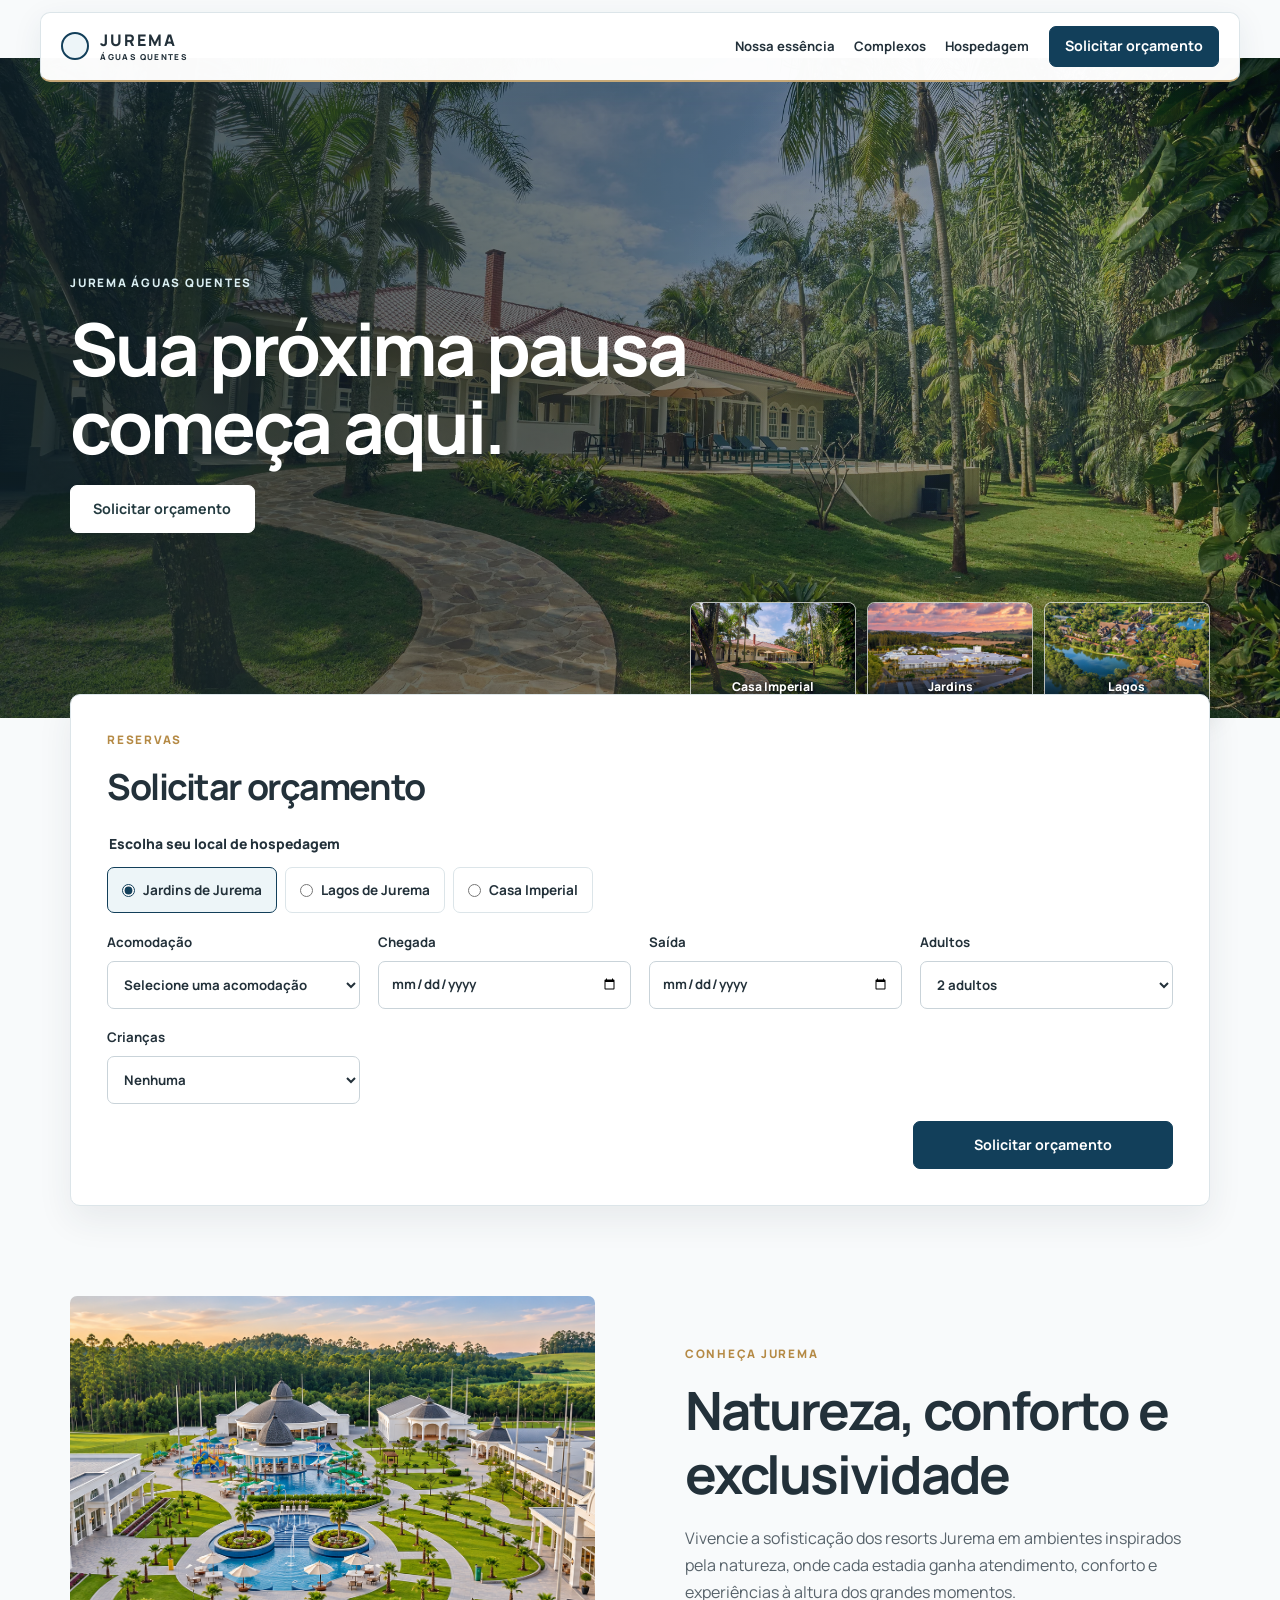
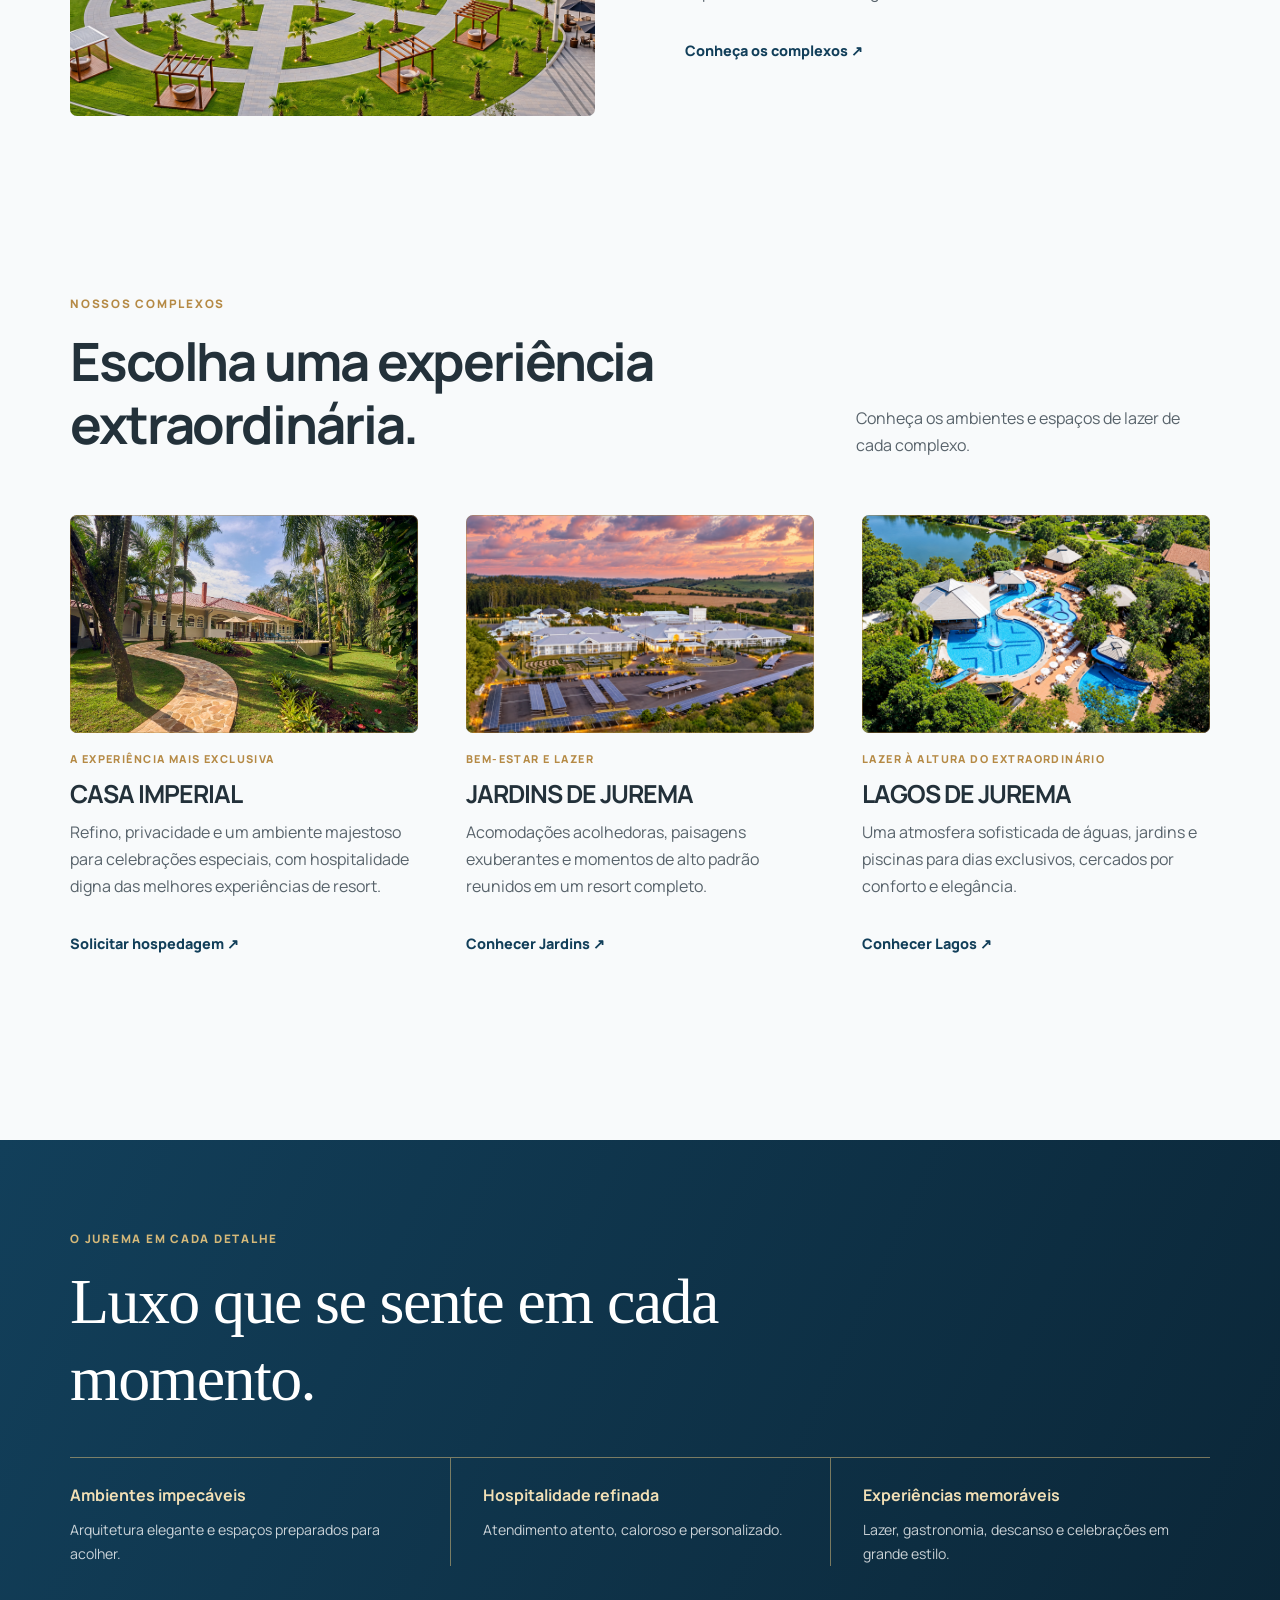
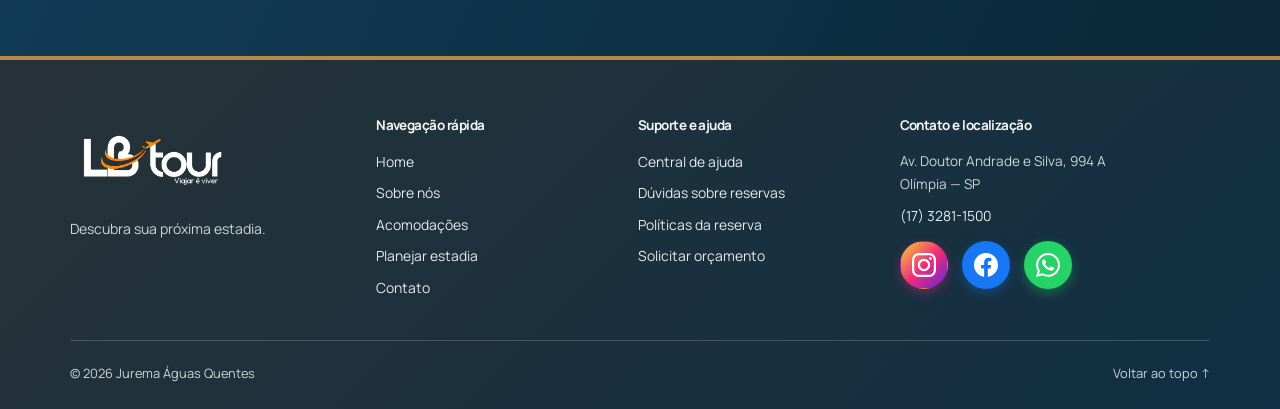
<file: index.html>
<!DOCTYPE html>
<html lang="pt-BR">
<head>
  <meta charset="UTF-8">
  <meta name="viewport" content="width=device-width, initial-scale=1.0">
  <meta name="description" content="Conheça Jurema Águas Quentes e planeje sua hospedagem.">
  <title>Jurema Águas Quentes</title>

  <link rel="preconnect" href="https://fonts.googleapis.com">
  <link rel="preconnect" href="https://fonts.gstatic.com" crossorigin>
  <link href="https://fonts.googleapis.com/css2?family=Manrope:wght@400;500;600;700;800&display=swap" rel="stylesheet">

  <link rel="stylesheet" href="style.css">
  <script src="script.js" defer></script>
</head>

<body class="tema-jurema">

  <a class="atalho" href="#conteudo">Pular para o conteúdo</a>

  <!-- CABEÇALHO -->
  <header class="cabecalho">
    <a class="marca" href="#inicio" aria-label="Jurema Águas Quentes">
      <span class="icone-marca" aria-hidden="true"></span>
      <span>JUREMA<small>ÁGUAS QUENTES</small></span>
    </a>

    <button
      class="alternar-menu"
      type="button"
      aria-expanded="false"
      aria-controls="navegacao"
    >
      Menu <span aria-hidden="true">☰</span>
    </button>

    <nav id="navegacao" aria-label="Navegação principal">
      <a href="#essencia">Nossa essência</a>
      <a href="#complexos">Complexos</a>
      <a href="#planejar">Hospedagem</a>
      <a class="botao pequeno" href="#planejar">
        Solicitar orçamento
      </a>
    </nav>
  </header>

  <main id="conteudo">

    <!-- CAPA PRINCIPAL -->
    <section class="capa" id="inicio">
      <div class="conteudo-capa">
        <p class="rotulo">JUREMA ÁGUAS QUENTES</p>

        <h1>Sua próxima pausa começa aqui.</h1>

        <a class="botao claro" href="#planejar">
          Solicitar orçamento
        </a>
      </div>

      <div class="capa-complexos" aria-label="Conheça nossos complexos">
        <a href="index.html?resort=casa-imperial#planejar">
          <img
            src="imagens/jurema-aguas-quentes/banner-casa-imperial.png"
            alt="Casa Imperial"
          >
          <span>Casa Imperial</span>
        </a>

        <a href="jardins-de-jurema.html">
          <img
            src="imagens/jardins-de-jurema/aereo-jardim.png"
            alt="Jardins de Jurema"
          >
          <span>Jardins</span>
        </a>

        <a href="lagos-de-jurema.html">
          <img
            src="imagens/lagos-de-jurema/lagos-aereo.png"
            alt="Lagos de Jurema"
          >
          <span>Lagos</span>
        </a>
      </div>
    </section>

    <!-- FORMULÁRIO -->
    <section class="planejamento largura-conteudo" id="planejar">
      <p class="rotulo">RESERVAS</p>
      <h2>Solicitar orçamento</h2>

      <form id="formulario-planejamento">

        <fieldset class="selecao-hospedagem">
          <legend>Escolha seu local de hospedagem</legend>

          <div class="opcoes-hospedagem">

            <label class="opcao-hospedagem">
              <input
                type="radio"
                name="resort"
                value="jardins"
                checked
                required
              >
              <span><strong>Jardins de Jurema</strong></span>
            </label>

            <label class="opcao-hospedagem">
              <input
                type="radio"
                name="resort"
                value="lagos"
              >
              <span><strong>Lagos de Jurema</strong></span>
            </label>

            <label class="opcao-hospedagem">
              <input
                type="radio"
                name="resort"
                value="casa-imperial"
              >
              <span><strong>Casa Imperial</strong></span>
            </label>
          </div>
        </fieldset>

        <label>
          Acomodação
          <select id="acomodacao">
            <option value="">Selecione uma acomodação</option>
          </select>
        </label>

        <label>
          Chegada
          <input id="data-chegada" type="date" required>
        </label>

        <label>
          Saída
          <input id="data-saida" type="date" required>
        </label>

        <label>
          Adultos
          <select id="hospedes">
            <option value="1">1 adulto</option>
            <option value="2" selected>2 adultos</option>
            <option value="3">3 adultos</option>
            <option value="4">4 adultos</option>
            <option value="5">5 adultos</option>
            <option value="6">6 adultos</option>
            <option value="7">7 adultos</option>
            <option value="8">8 adultos</option>
          </select>
        </label>

        <label>
          Crianças
          <select id="criancas">
            <option value="0">Nenhuma</option>
            <option value="1">1 criança</option>
            <option value="2">2 crianças</option>
            <option value="3">3 crianças</option>
            <option value="4">4 crianças</option>
            <option value="5">5 crianças</option>
            <option value="6">6 crianças</option>
            <option value="7">7 crianças</option>
            <option value="8">8 crianças</option>
          </select>
        </label>

        <!-- IDADES DINÂMICAS -->
        <div class="idades-criancas" id="idades-criancas" hidden>
          <div class="idades-cabecalho">
            <strong>Qual a idade de cada criança?</strong>
            <span>
              Informe a idade que cada uma terá no check-in.
            </span>
          </div>

          <div id="campos-idades" class="grade-idades"></div>
        </div>

        <button class="botao" type="submit">
          Solicitar orçamento 
        </button>
      </form>
    </section>

    <!-- SOBRE -->
    <section class="apresentacao largura-conteudo secao" id="essencia">

      <div class="foto-apresentacao">
        <img
          src="imagens/jurema-aguas-quentes/resortjurema.png"
          alt="Jurema Águas Quentes"
          loading="lazy"
        >
      </div>

      <div class="texto-apresentacao">
        <p class="rotulo">CONHEÇA JUREMA</p>

        <h2>Natureza, conforto e exclusividade</h2>

        <p>
          Vivencie a sofisticação dos resorts Jurema em ambientes
          inspirados pela natureza, onde cada estadia ganha
          atendimento, conforto e experiências à altura dos grandes momentos.
        </p>

        <a class="link-texto" href="#complexos">
          Conheça os complexos ↗
        </a>
      </div>
    </section>

    <!-- COMPLEXOS -->
    <section class="secao largura-conteudo" id="complexos">

      <div class="titulo-secao">
        <div>
          <p class="rotulo">NOSSOS COMPLEXOS</p>
          <h2>Escolha uma experiência extraordinária.</h2>
        </div>

        <p>
          Conheça os ambientes e espaços de lazer
          de cada complexo.
        </p>
      </div>

      <div class="grade-experiencias">

        <!-- FOTO DA CASA IMPERIAL -->
        <article class="experiencia experiencia-destaque">
          <div class="experiencia-foto">
            <img
              src="imagens/jurema-aguas-quentes/banner-casa-imperial.png"
              alt="Casa Imperial Jurema"
              loading="eager"
            >
          </div>

          <div>
            <span class="etiqueta-experiencia">A experiência mais exclusiva</span>
            <h3>CASA IMPERIAL</h3>

            <p>
              Refino, privacidade e um ambiente majestoso para
              celebrações especiais, com hospitalidade digna das
              melhores experiências de resort.
            </p>

            <a class="link-texto" href="index.html?resort=casa-imperial&origem=casa-imperial#planejar">
              Solicitar hospedagem ↗
            </a>
          </div>
        </article>

        <!-- FOTO DO JARDINS -->
        <article class="experiencia">
          <div class="experiencia-foto">
            <img
              src="imagens/jardins-de-jurema/aereo-jardim.png"
              alt="Foto do Jardins de Jurema"
              loading="lazy"
            >
          </div>

          <div>
            <span class="etiqueta-experiencia">Bem-estar e lazer</span>
            <h3>JARDINS DE JUREMA</h3>

            <p>
              Acomodações acolhedoras, paisagens exuberantes e
              momentos de alto padrão reunidos em um resort completo.
            </p>

            <a class="link-texto" href="jardins-de-jurema.html">
              Conhecer Jardins ↗
            </a>
          </div>
        </article>

        <!-- FOTO DO LAGOS -->
        <article class="experiencia">
          <div class="experiencia-foto">
            <img
              src="imagens/lagos-de-jurema/aereo-piscina.png"
              alt="Foto do Lagos de Jurema"
              loading="lazy"
            >
          </div>

          <div>
            <span class="etiqueta-experiencia">Lazer à altura do extraordinário</span>
            <h3>LAGOS DE JUREMA</h3>

            <p>
              Uma atmosfera sofisticada de águas, jardins e piscinas
              para dias exclusivos, cercados por conforto e elegância.
            </p>

            <a class="link-texto" href="lagos-de-jurema.html">
              Conhecer Lagos ↗
            </a>
          </div>
        </article>

      </div>
    </section>

    <section class="assinatura-jurema">
      <div class="largura-conteudo assinatura-jurema-conteudo">
        <p class="rotulo">O JUREMA EM CADA DETALHE</p>
        <h2>Luxo que se sente em cada momento.</h2>
        <div class="detalhes-luxo">
          <div>
            <strong>Ambientes impecáveis</strong>
            <span>Arquitetura elegante e espaços preparados para acolher.</span>
          </div>
          <div>
            <strong>Hospitalidade refinada</strong>
            <span>Atendimento atento, caloroso e personalizado.</span>
          </div>
          <div>
            <strong>Experiências memoráveis</strong>
            <span>Lazer, gastronomia, descanso e celebrações em grande estilo.</span>
          </div>
        </div>
      </div>
    </section>
  </main>

  <!-- RODAPÉ -->
  <footer class="rodape">

    <div class="largura-conteudo rodape-grade">

      <div class="rodape-marca">
        <a class="marca" href="#inicio">
          <img
            src="imagens/logos/logo-branca.png"
            alt="Logo Jurema Águas Quentes"
          >
        </a>
        <p>Descubra sua próxima estadia.</p>
      </div>

      <div class="rodape-coluna">
        <h2>Navegação rápida</h2>
        <a href="#inicio">Home</a>
        <a href="#essencia">Sobre nós</a>
        <a href="#complexos">Acomodações</a>
        <a href="#planejar">Planejar estadia</a>
        <a href="#inicio">Contato</a>
      </div>

      <div class="rodape-coluna">
        <h2>Suporte e ajuda</h2>
        <a href="https://wa.me/551732811500" target="_blank" rel="noopener noreferrer">Central de ajuda</a>
        <a href="https://wa.me/551732811500" target="_blank" rel="noopener noreferrer">Dúvidas sobre reservas</a>
        <a href="https://wa.me/551732811500" target="_blank" rel="noopener noreferrer">Políticas da reserva</a>
        <a href="#planejar">Solicitar orçamento</a>
      </div>

      <div class="rodape-coluna">
        <h2>Contato e localização</h2>
        <p>
          Av. Doutor Andrade e Silva, 994 A<br>
          Olímpia — SP
        </p>
        <a href="https://wa.me/551732811500" target="_blank" rel="noopener noreferrer">(17) 3281-1500</a>
        <div class="redes-sociais">
          <a class="rede-social rede-social-instagram" href="https://www.instagram.com/lbtour/" target="_blank" rel="noopener noreferrer" aria-label="Instagram">
            <img src="imagens/logos/instagram.svg" alt="">
          </a>
          <a class="rede-social rede-social-facebook" href="https://www.facebook.com/agencialbtour/" target="_blank" rel="noopener noreferrer" aria-label="Facebook">
            <img src="imagens/logos/facebook.svg" alt="">
          </a>
          <a class="rede-social rede-social-whatsapp" href="https://wa.me/551732811500" target="_blank" rel="noopener noreferrer" aria-label="WhatsApp">
            <img src="imagens/logos/whatsapp.svg" alt="">
          </a>
        </div>
      </div>
    </div>

    <div class="largura-conteudo rodape-inferior">
      <span>
        © <span id="ano"></span> Jurema Águas Quentes
      </span>

      <a href="#inicio">Voltar ao topo ↑</a>
    </div>
  </footer>

  <!-- MODAL WHATSAPP -->
  <dialog id="janela-modal" aria-labelledby="titulo-modal">

    <button
      type="button"
      class="fechar-modal"
      aria-label="Fechar janela"
    >×</button>

    <p class="rotulo">RESERVAS JUREMA</p>

    <h2 id="titulo-modal">Resumo da estadia</h2>

    <p id="texto-modal"></p>
    <p id="aviso-modal" class="aviso"></p>

    <div class="modal-acoes">
      <a
        id="enviar-whatsapp"
        class="botao"
        href="https://wa.me/551732811500"
        target="_blank"
        rel="noopener noreferrer"
      >
        Enviar pelo WhatsApp ↗
      </a>
    </div>

    <p id="estado-copia" role="status"></p>
  </dialog>
</body>
</html>
</file>
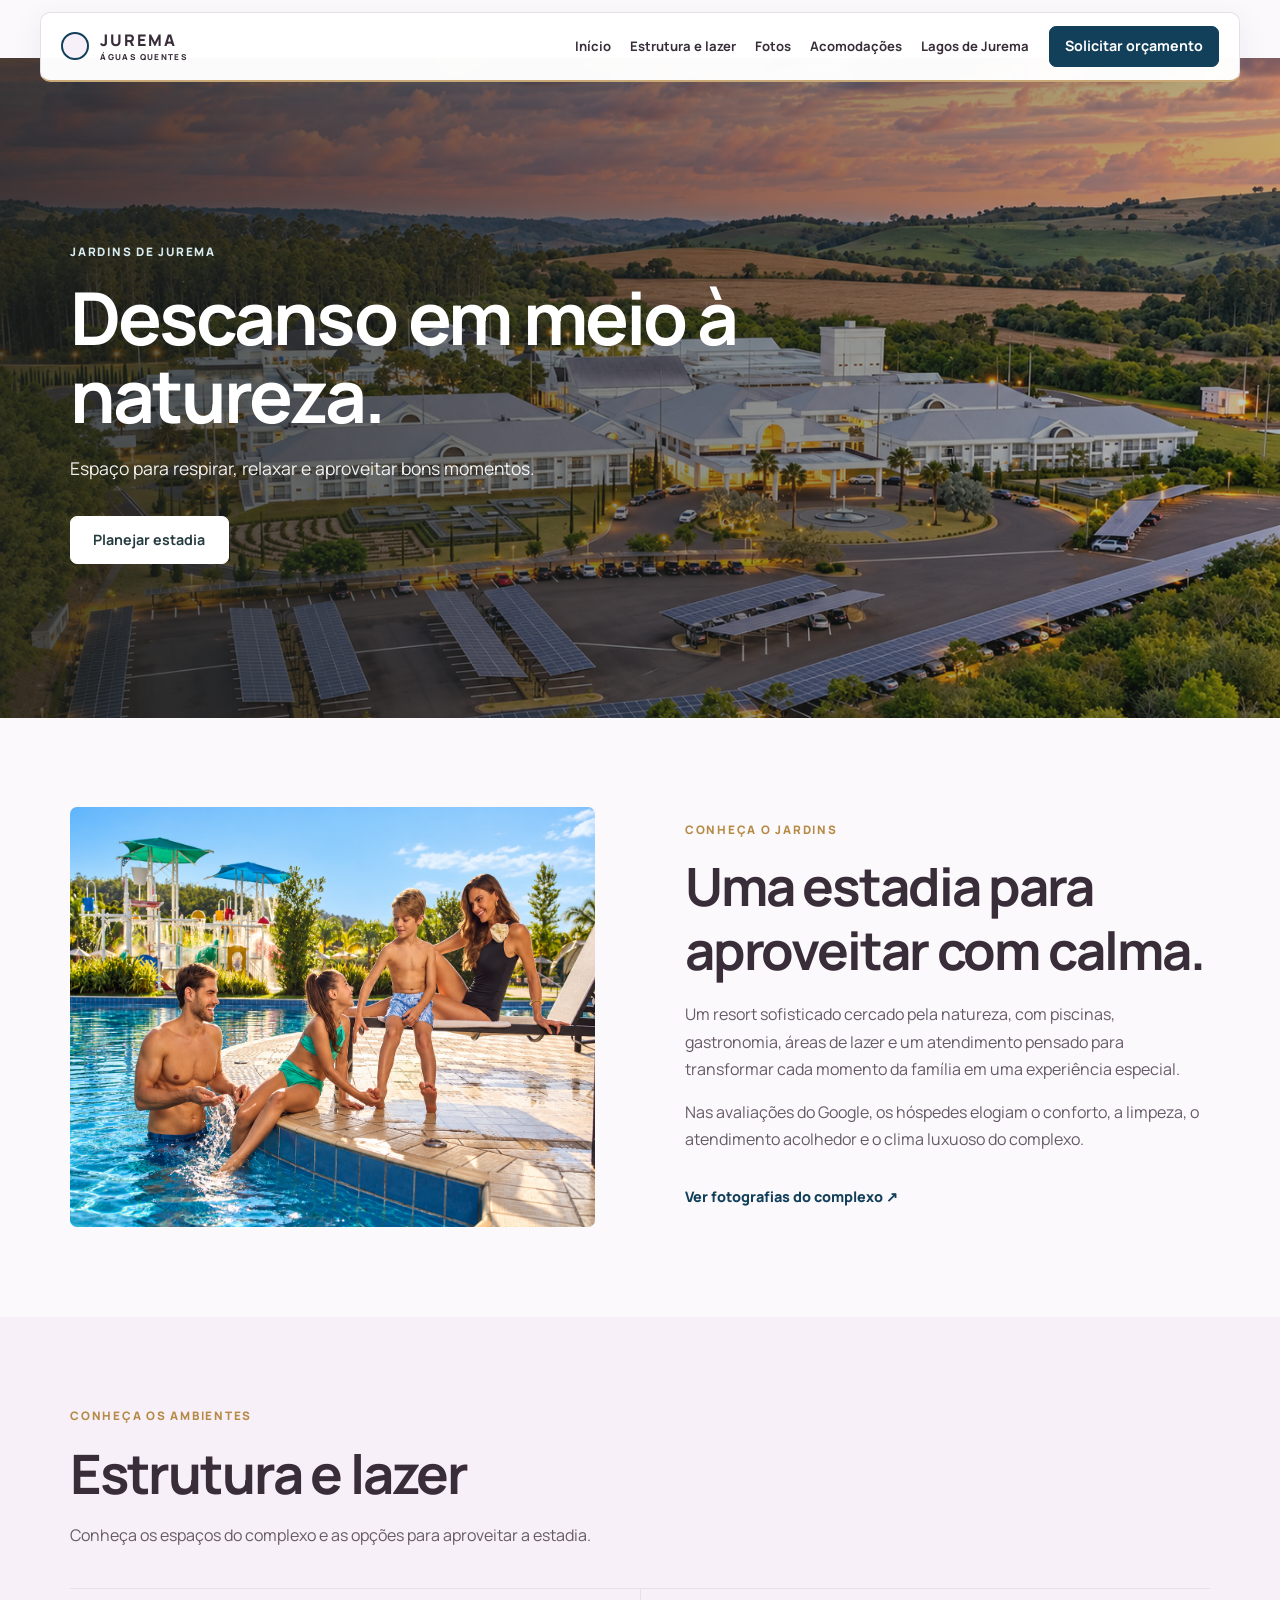
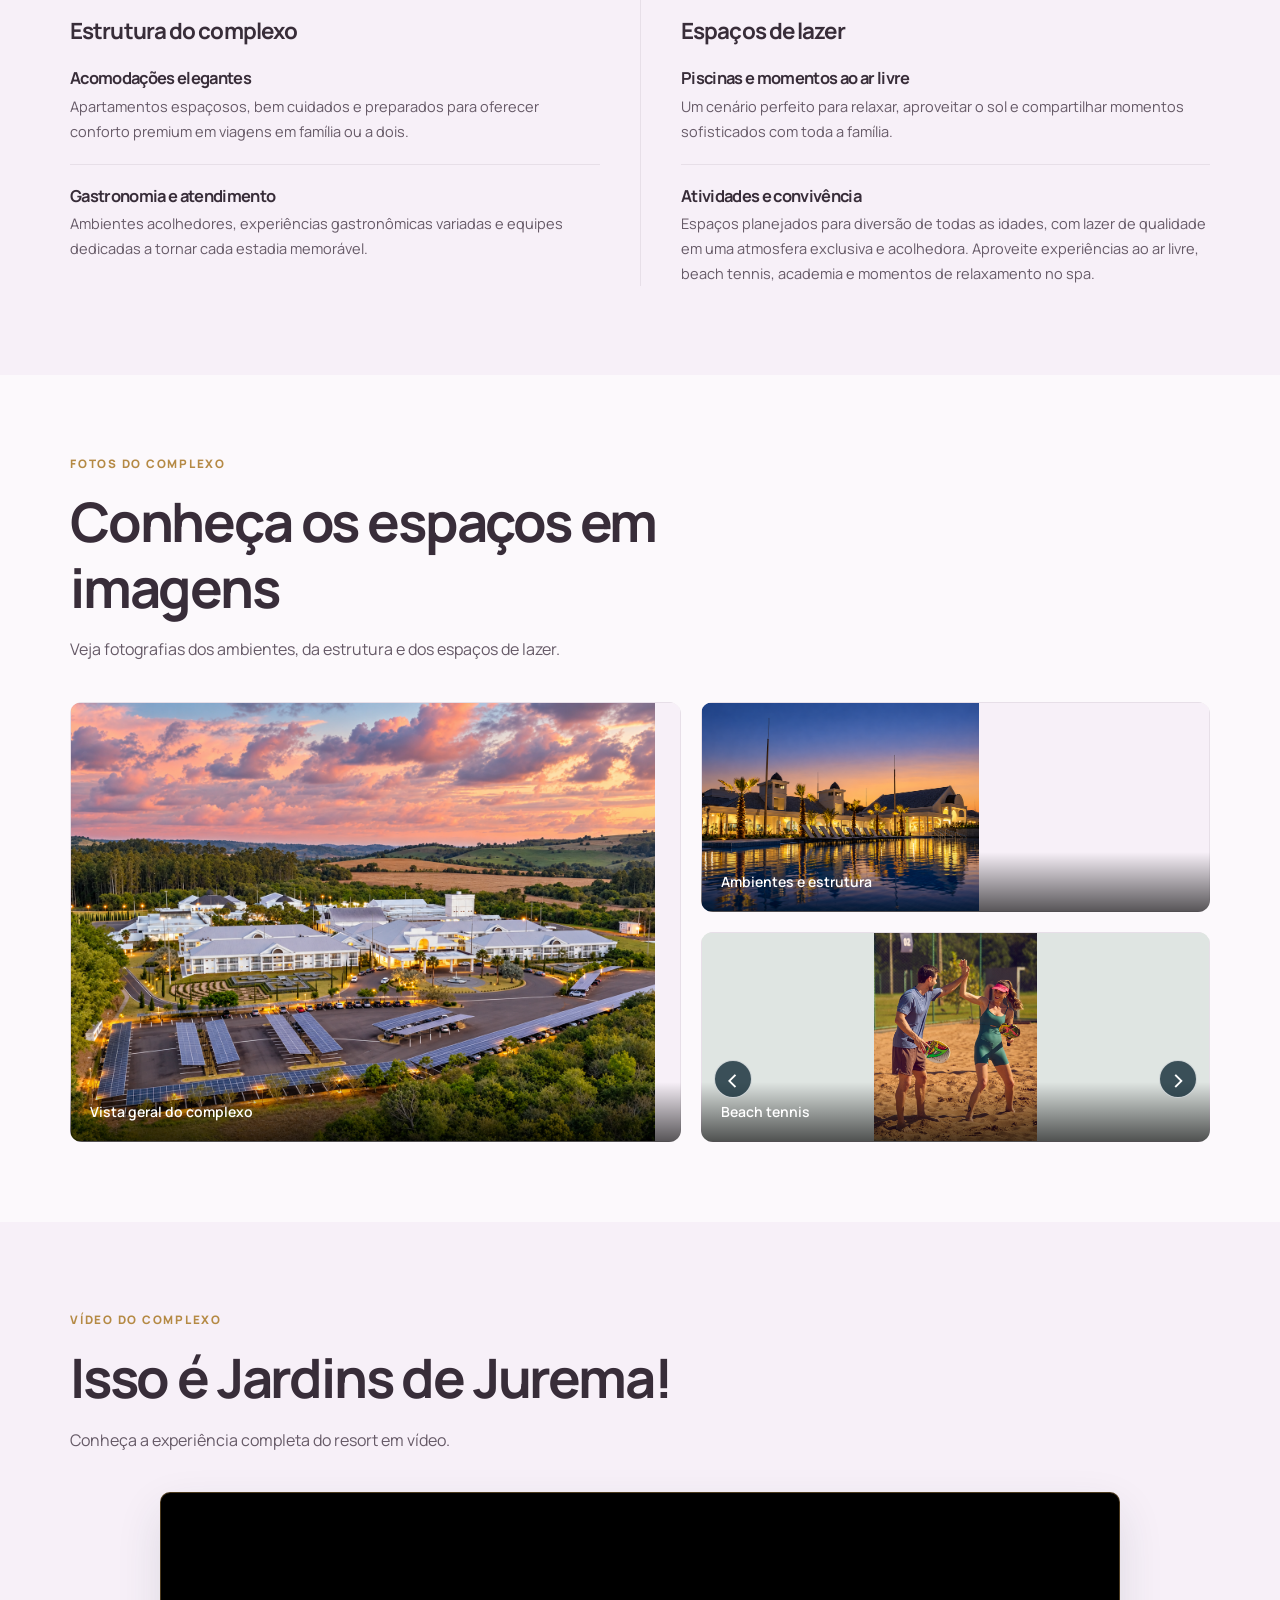
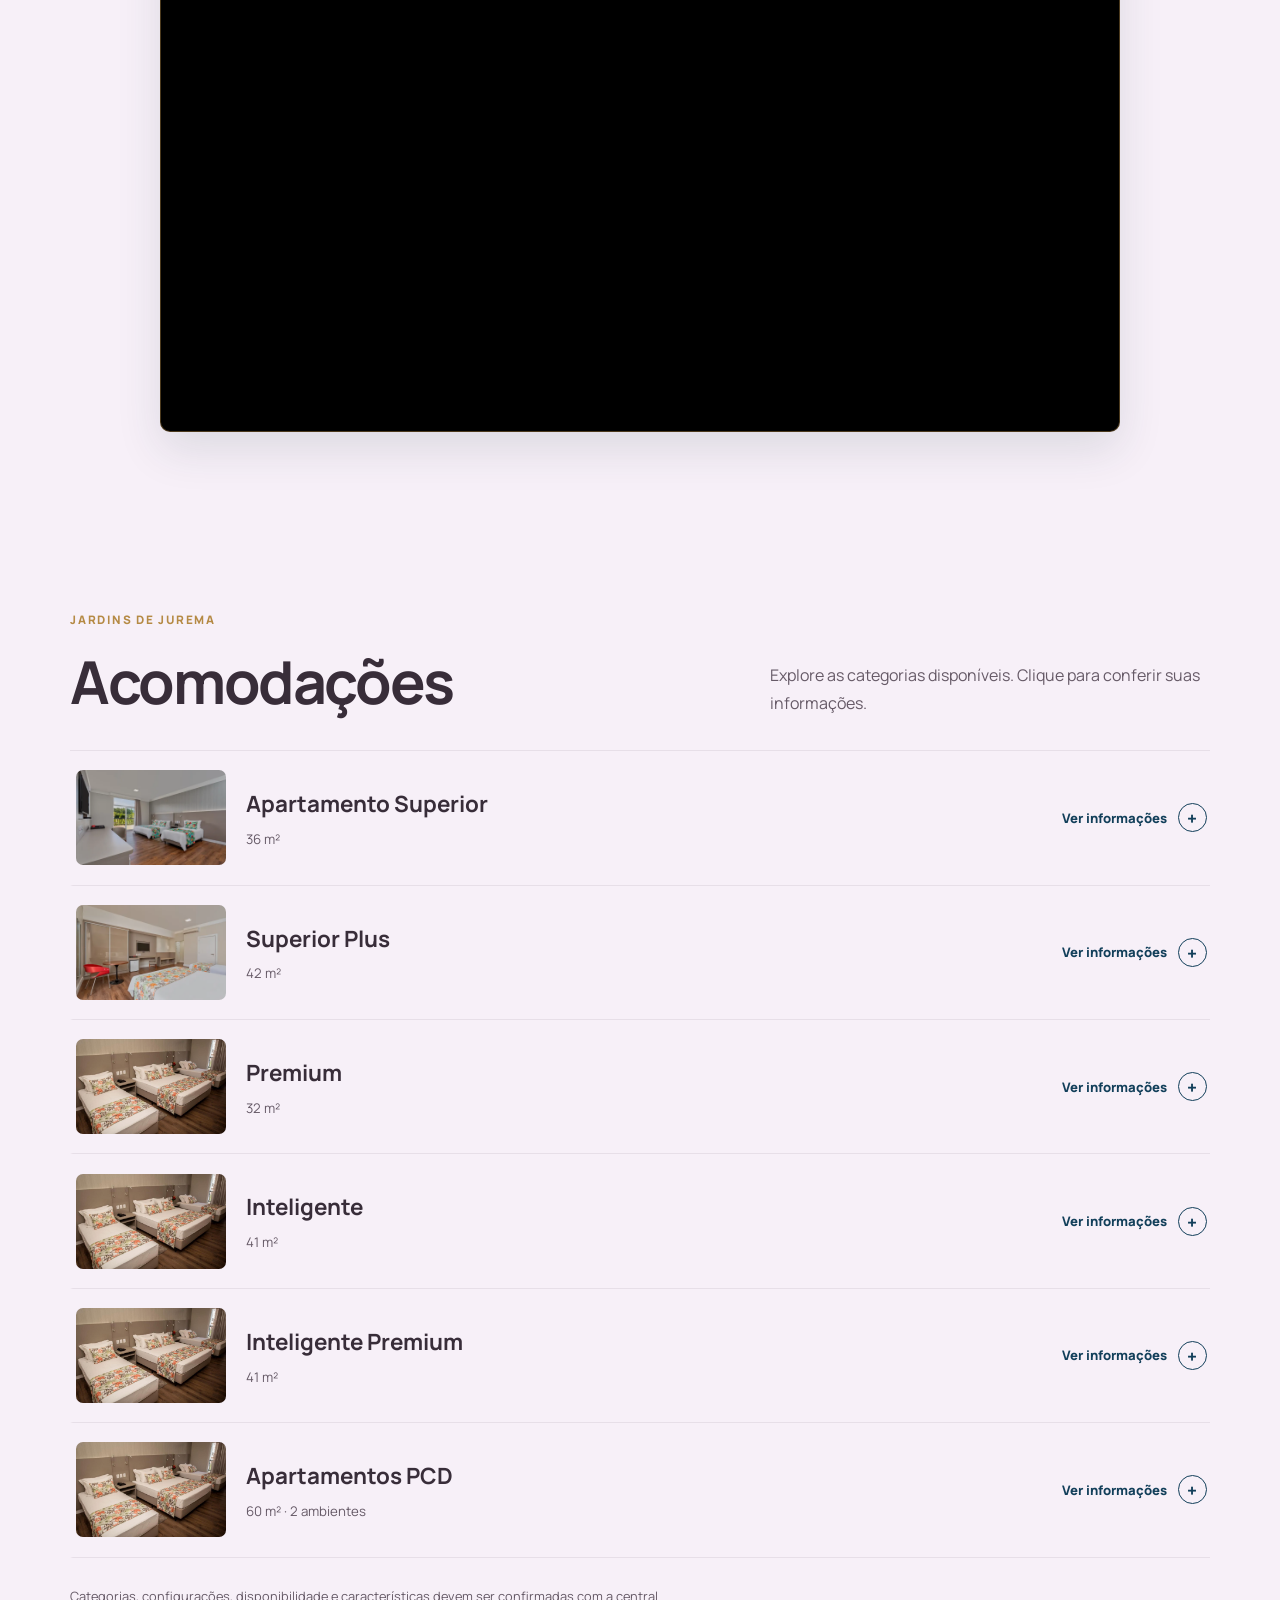
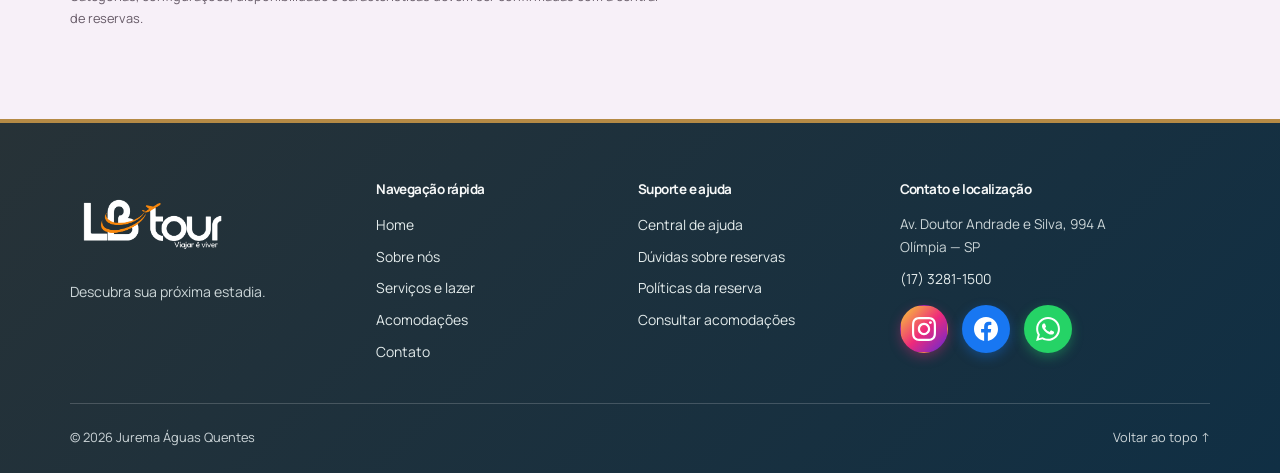
<file: jardins-de-jurema.html>
<!DOCTYPE html>
<html lang="pt-BR">
<head>
  <meta charset="UTF-8">
  <meta name="viewport" content="width=device-width, initial-scale=1.0">
  <meta name="description" content="Conheça o Jardins de Jurema, suas acomodações, estrutura e lazer.">
  <title>Jardins de Jurema</title>

  <link rel="preconnect" href="https://fonts.googleapis.com">
  <link rel="preconnect" href="https://fonts.gstatic.com" crossorigin>
  <link href="https://fonts.googleapis.com/css2?family=Manrope:wght@400;500;600;700;800&display=swap" rel="stylesheet">

  <link rel="stylesheet" href="style.css">
  <script src="script.js" defer></script>
</head>

<body class="tema-jardins">

  <a class="atalho" href="#conteudo">Pular para o conteúdo</a>

  <!-- CABEÇALHO -->
  <header class="cabecalho">
    <a class="marca" href="index.html">
      <span class="icone-marca" aria-hidden="true"></span>
      <span>JUREMA<small>ÁGUAS QUENTES</small></span>
    </a>

    <button
      class="alternar-menu"
      type="button"
      aria-expanded="false"
      aria-controls="navegacao"
    >
      Menu <span aria-hidden="true">☰</span>
    </button>

    <nav id="navegacao" aria-label="Navegação principal">
      <a href="index.html">Início</a>
      <a href="#estrutura-lazer">Estrutura e lazer</a>
      <a href="#galeria">Fotos</a>
      <a href="#acomodacoes">Acomodações</a>
      <a href="lagos-de-jurema.html">Lagos de Jurema</a>
      <a class="botao pequeno" href="index.html?resort=jardins&origem=jardins#planejar">
        Solicitar orçamento
      </a>
    </nav>
  </header>

  <main id="conteudo">

    <!-- CAPA PRINCIPAL -->
    <section class="capa capa-jardins" id="inicio">
      <div class="conteudo-capa">

        <p class="rotulo">JARDINS DE JUREMA</p>

        <h1>Descanso em meio à natureza.</h1>

        <p>
          Espaço para respirar, relaxar
          e aproveitar bons momentos.
        </p>

        <a class="botao claro" href="index.html?resort=jardins&origem=jardins#planejar">
          Planejar estadia
        </a>

      </div>
    </section>

    <!-- APRESENTAÇÃO -->
    <section class="apresentacao largura-conteudo secao" id="essencia">

      <div class="foto-apresentacao">
        <img
          src="imagens/jardins-de-jurema/familia-piscina.png"
          alt="Arquitetura do Jardins de Jurema"
          loading="lazy"
        >
      </div>

      <div class="texto-apresentacao">
        <p class="rotulo">CONHEÇA O JARDINS</p>

        <h2>Uma estadia para aproveitar com calma.</h2>

        <p>
          Um resort sofisticado cercado pela natureza, com piscinas,
          gastronomia, áreas de lazer e um atendimento pensado para
          transformar cada momento da família em uma experiência especial.
        </p>

        <p>
          Nas avaliações do Google, os hóspedes elogiam o conforto,
          a limpeza, o atendimento acolhedor e o clima luxuoso do complexo.
        </p>

        <a class="link-texto" href="#galeria">
          Ver fotografias do complexo ↗
        </a>
      </div>
    </section>

    <!-- ESTRUTURA E LAZER -->
    <section
      class="estrutura-lazer secao"
      id="estrutura-lazer"
      aria-labelledby="titulo-estrutura-lazer"
    >
      <div class="largura-conteudo">

        <div class="abertura-conteudo">
          <p class="rotulo">CONHEÇA OS AMBIENTES</p>

          <h2 id="titulo-estrutura-lazer">Estrutura e lazer</h2>

          <p>
            Conheça os espaços do complexo
            e as opções para aproveitar a estadia.
          </p>
        </div>

        <div class="estrutura-lazer-grid">

          <!-- ESTRUTURA DO COMPLEXO -->
          <div class="estrutura-lazer-coluna">
            <h3>Estrutura do complexo</h3>

            <div class="item-estrutura">
              <h4>Acomodações elegantes</h4>

              <p>
                Apartamentos espaçosos, bem cuidados e preparados para
                oferecer conforto premium em viagens em família ou a dois.
              </p>
            </div>

            <div class="item-estrutura">
              <h4>Gastronomia e atendimento</h4>

              <p>
                Ambientes acolhedores, experiências gastronômicas variadas
                e equipes dedicadas a tornar cada estadia memorável.
              </p>
            </div>
          </div>

          <!-- LAZER -->
          <div class="estrutura-lazer-coluna">
            <h3>Espaços de lazer</h3>

            <div class="item-estrutura">
              <h4>Piscinas e momentos ao ar livre</h4>

              <p>
                Um cenário perfeito para relaxar, aproveitar o sol e
                compartilhar momentos sofisticados com toda a família.
              </p>
            </div>

            <div class="item-estrutura">
              <h4>Atividades e convivência</h4>

              <p>
                Espaços planejados para diversão de todas as idades, com
                lazer de qualidade em uma atmosfera exclusiva e acolhedora.
                Aproveite experiências ao ar livre, beach tennis, academia
                e momentos de relaxamento no spa.
              </p>
            </div>
          </div>

        </div>
      </div>
    </section>

    <section
      class="galeria-complexo secao"
      id="galeria"
      aria-labelledby="titulo-galeria"
    >
      <div class="largura-conteudo">

        <div class="abertura-conteudo">
          <p class="rotulo">FOTOS DO COMPLEXO</p>

          <h2 id="titulo-galeria">
            Conheça os espaços em imagens
          </h2>

          <p>
            Veja fotografias dos ambientes,
            da estrutura e dos espaços de lazer.
          </p>
        </div>

        <div class="galeria-grade">

          <!-- FOTO PRINCIPAL -->
          <figure class="galeria-item galeria-destaque sem-imagem">
            <a
              class="galeria-imagem"
              href="imagens/jardins-de-jurema/aereo-jardim.png"
              target="_blank"
              rel="noopener noreferrer"
              aria-label="Abrir vista geral do complexo"
            >
              <img
                src="imagens/jardins-de-jurema/aereo-jardim.png"
                alt="Vista geral do Jardins de Jurema"
                loading="lazy"
              >

              <span class="galeria-fallback">
                Adicione a foto principal do Jardins
              </span>
            </a>

            <figcaption>Vista geral do complexo</figcaption>
          </figure>

          <!-- FOTO DA ESTRUTURA -->
          <figure class="galeria-item sem-imagem">
            <a
              class="galeria-imagem"
              href="imagens/jardins-de-jurema/frente-jardim.png"
              target="_blank"
              rel="noopener noreferrer"
              aria-label="Abrir fotografia da estrutura"
            >
              <img
                src="imagens/jardins-de-jurema/frente-jardim.png"
                alt="Estrutura do Jardins de Jurema"
                loading="lazy"
              >

              <span class="galeria-fallback">
                Adicione uma fotografia da estrutura
              </span>
            </a>

            <figcaption>Ambientes e estrutura</figcaption>
          </figure>

          <!-- FOTO DO LAZER -->
          <figure class="galeria-item sem-imagem" data-gallery-carousel>
            <a
              class="galeria-imagem"
              href="imagens/jardins-de-jurema/rede-jardim.png"
              target="_blank"
              rel="noopener noreferrer"
              aria-label="Abrir fotografia do lazer"
            >
              <img
                src="imagens/jardins-de-jurema/rede-jardim.png"
                alt="Espaço de lazer do Jardins de Jurema"
                loading="lazy"
              >

              <span class="galeria-fallback">
                Adicione uma fotografia do lazer
              </span>
            </a>

            <figcaption>Espaços de lazer</figcaption>
          </figure>

        </div>
      </div>
    </section>

    <!-- VÍDEO DO COMPLEXO -->
    <section class="video-complexo secao" aria-labelledby="titulo-video-jardins">
      <div class="largura-conteudo">
        <div class="abertura-conteudo">
          <p class="rotulo">VÍDEO DO COMPLEXO</p>
          <h2 id="titulo-video-jardins">Isso é Jardins de Jurema!</h2>
          <p>Conheça a experiência completa do resort em vídeo.</p>
        </div>

        <div class="video-complexo-embed">
          <iframe
            src="https://www.youtube.com/embed/WCd8he2Bjoc"
            title="Isso é Jardins de Jurema!"
            loading="lazy"
            allow="accelerometer; autoplay; clipboard-write; encrypted-media; gyroscope; picture-in-picture; web-share"
            referrerpolicy="strict-origin-when-cross-origin"
            allowfullscreen
          ></iframe>
        </div>
      </div>
    </section>

    <!-- ACOMODAÇÕES -->
    <section
      class="acomodacoes secao"
      id="acomodacoes"
      data-resort="jardins"
      aria-labelledby="titulo-acomodacoes"
    >
      <div class="largura-conteudo">

        <div class="abertura-acomodacoes">
          <div>
            <p class="rotulo">JARDINS DE JUREMA</p>
            <h2 id="titulo-acomodacoes">Acomodações</h2>
          </div>

          <p>
            Explore as categorias disponíveis.
            Clique para conferir suas informações.
          </p>
        </div>

        <div
          class="lista-acomodacoes"
          id="lista-acomodacoes-jardins"
        ></div>

        <noscript>
          <p class="aviso">
            Ative o JavaScript para consultar as acomodações.
          </p>
        </noscript>

        <p class="aviso aviso-acomodacoes">
          Categorias, configurações, disponibilidade
          e características devem ser confirmadas
          com a central de reservas.
        </p>
      </div>
    </section>

  </main>

  <!-- RODAPÉ -->
  <footer class="rodape">
    <div class="largura-conteudo rodape-grade">
      <div class="rodape-marca">
        <a class="marca" href="index.html">
          <img src="imagens/logos/logo-branca.png" alt="Jurema Águas Quentes">
        </a>
        <p>Descubra sua próxima estadia.</p>
      </div>

      <div class="rodape-coluna">
        <h2>Navegação rápida</h2>
        <a href="index.html">Home</a>
        <a href="#essencia">Sobre nós</a>
        <a href="#estrutura-lazer">Serviços e lazer</a>
        <a href="#acomodacoes">Acomodações</a>
        <a href="index.html?resort=jardins#planejar">Contato</a>
      </div>

      <div class="rodape-coluna">
        <h2>Suporte e ajuda</h2>
        <a href="https://wa.me/551732811500" target="_blank" rel="noopener noreferrer">Central de ajuda</a>
        <a href="https://wa.me/551732811500" target="_blank" rel="noopener noreferrer">Dúvidas sobre reservas</a>
        <a href="https://wa.me/551732811500" target="_blank" rel="noopener noreferrer">Políticas da reserva</a>
        <a href="#acomodacoes">Consultar acomodações</a>
      </div>

      <div class="rodape-coluna">
        <h2>Contato e localização</h2>
        <p>Av. Doutor Andrade e Silva, 994 A<br>Olímpia — SP</p>
        <a href="https://wa.me/551732811500" target="_blank" rel="noopener noreferrer">(17) 3281-1500</a>
        <div class="redes-sociais">
          <a class="rede-social rede-social-instagram" href="https://www.instagram.com/lbtour/" target="_blank" rel="noopener noreferrer" aria-label="Instagram">
            <img src="imagens/logos/instagram.svg" alt="">
          </a>
          <a class="rede-social rede-social-facebook" href="https://www.facebook.com/agencialbtour/" target="_blank" rel="noopener noreferrer" aria-label="Facebook">
            <img src="imagens/logos/facebook.svg" alt="">
          </a>
          <a class="rede-social rede-social-whatsapp" href="https://wa.me/551732811500" target="_blank" rel="noopener noreferrer" aria-label="WhatsApp">
            <img src="imagens/logos/whatsapp.svg" alt="">
          </a>
        </div>
      </div>
    </div>

    <div class="largura-conteudo rodape-inferior">

      <span>
        © <span id="ano"></span> Jurema Águas Quentes
      </span>

      <a href="#inicio">
        Voltar ao topo ↑
      </a>
    </div>
  </footer>

</body>
</html>
</file>
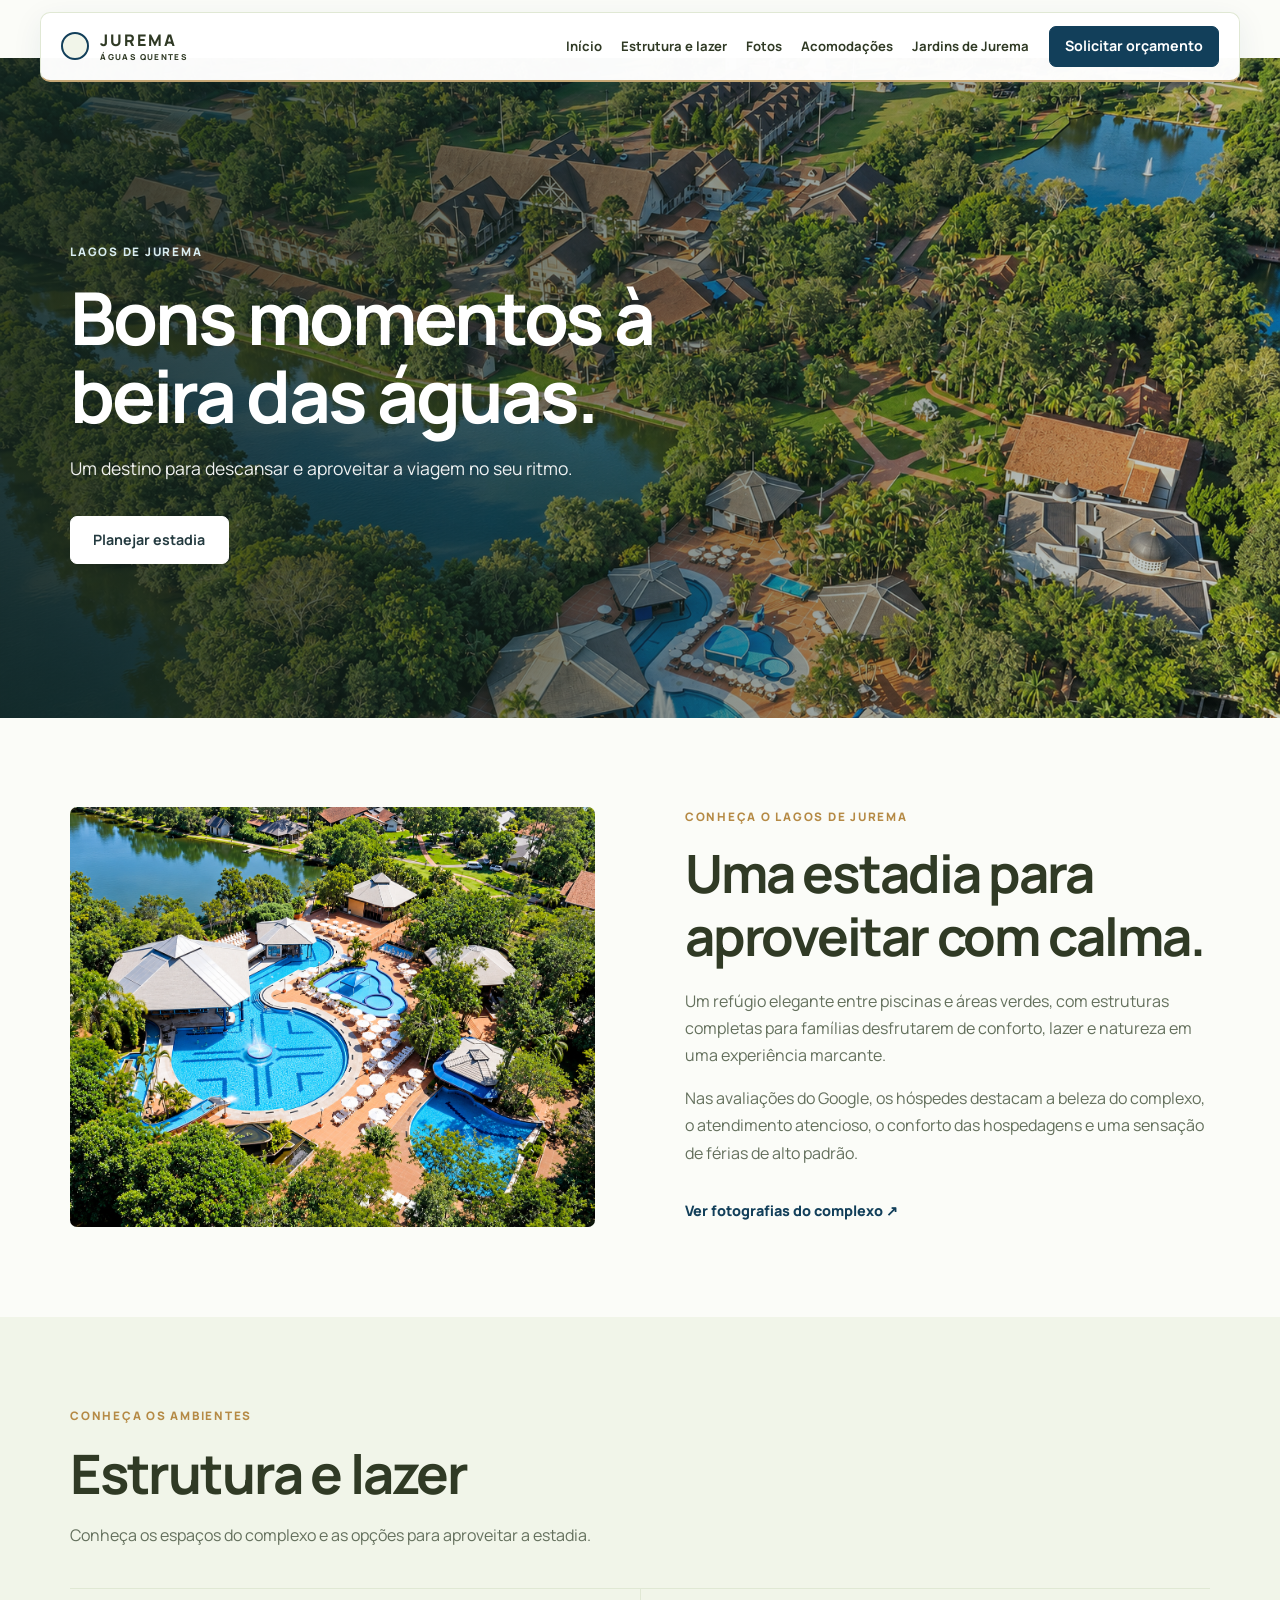
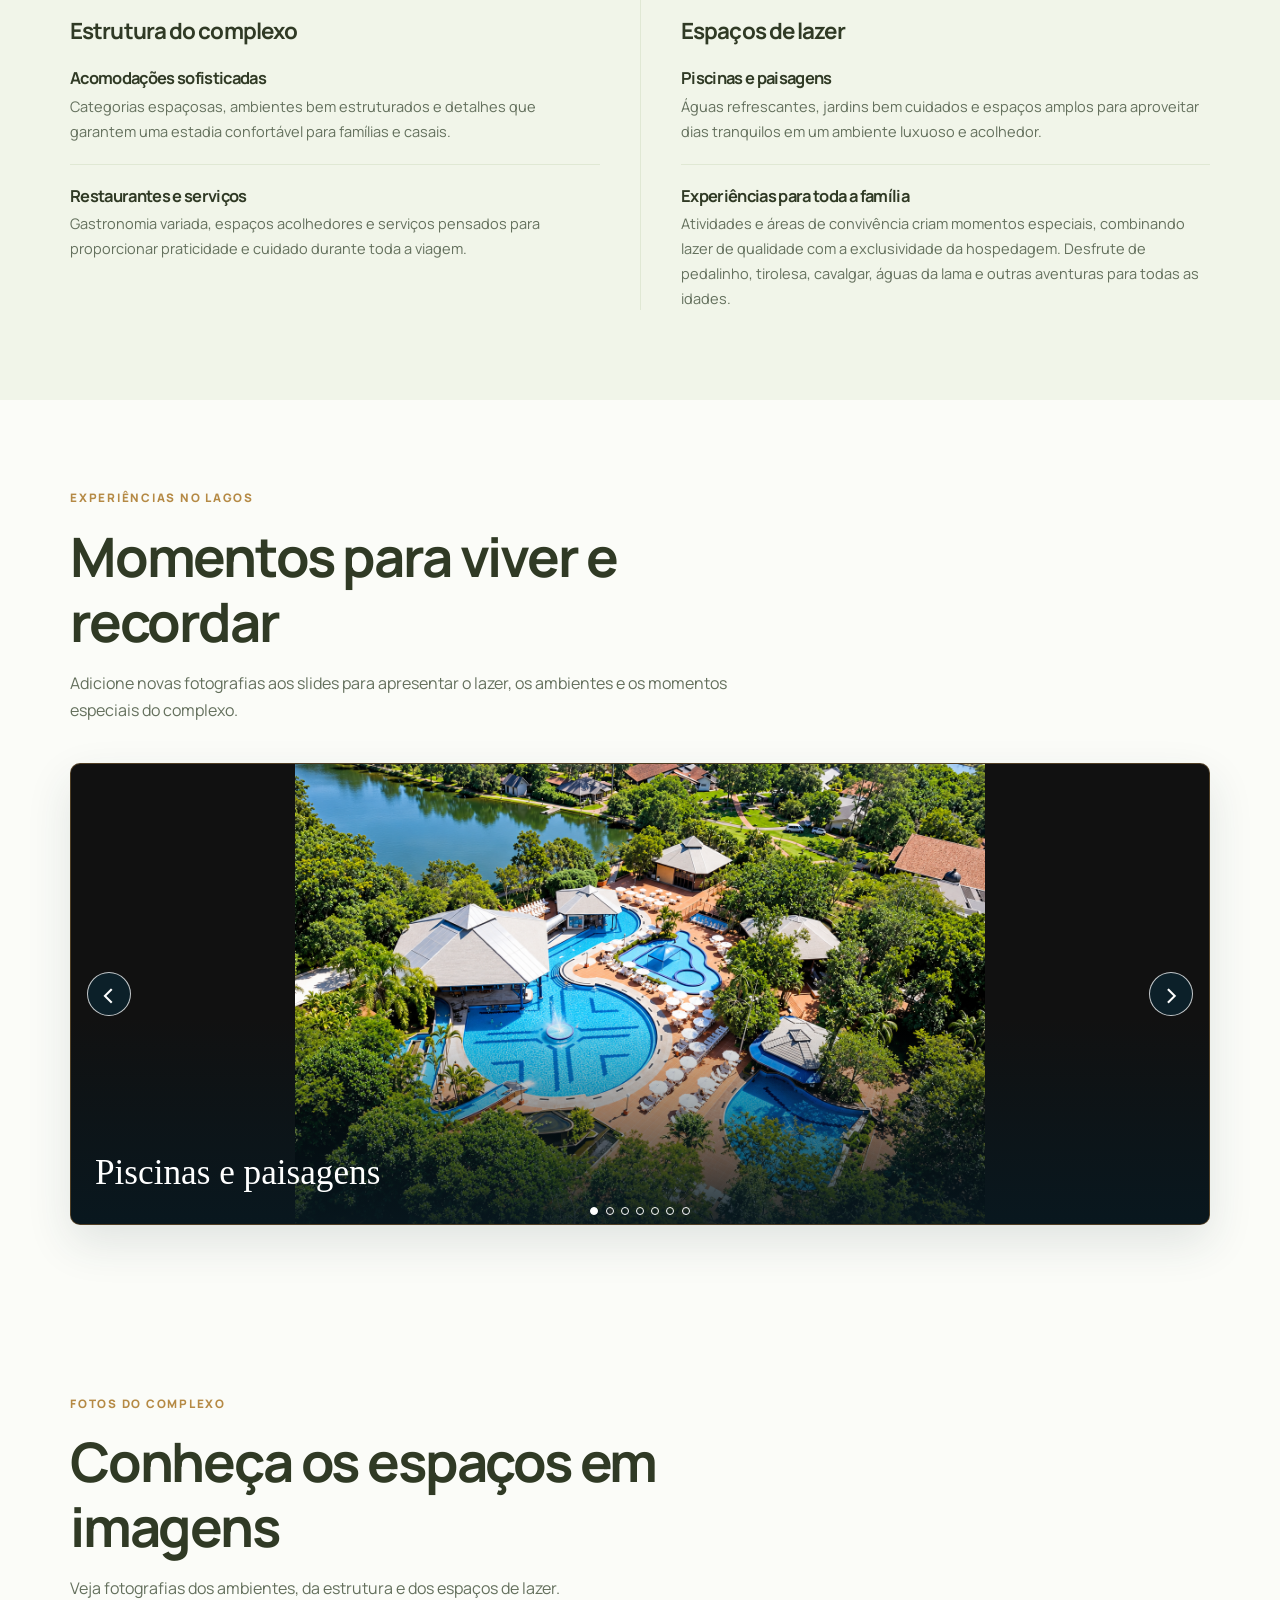
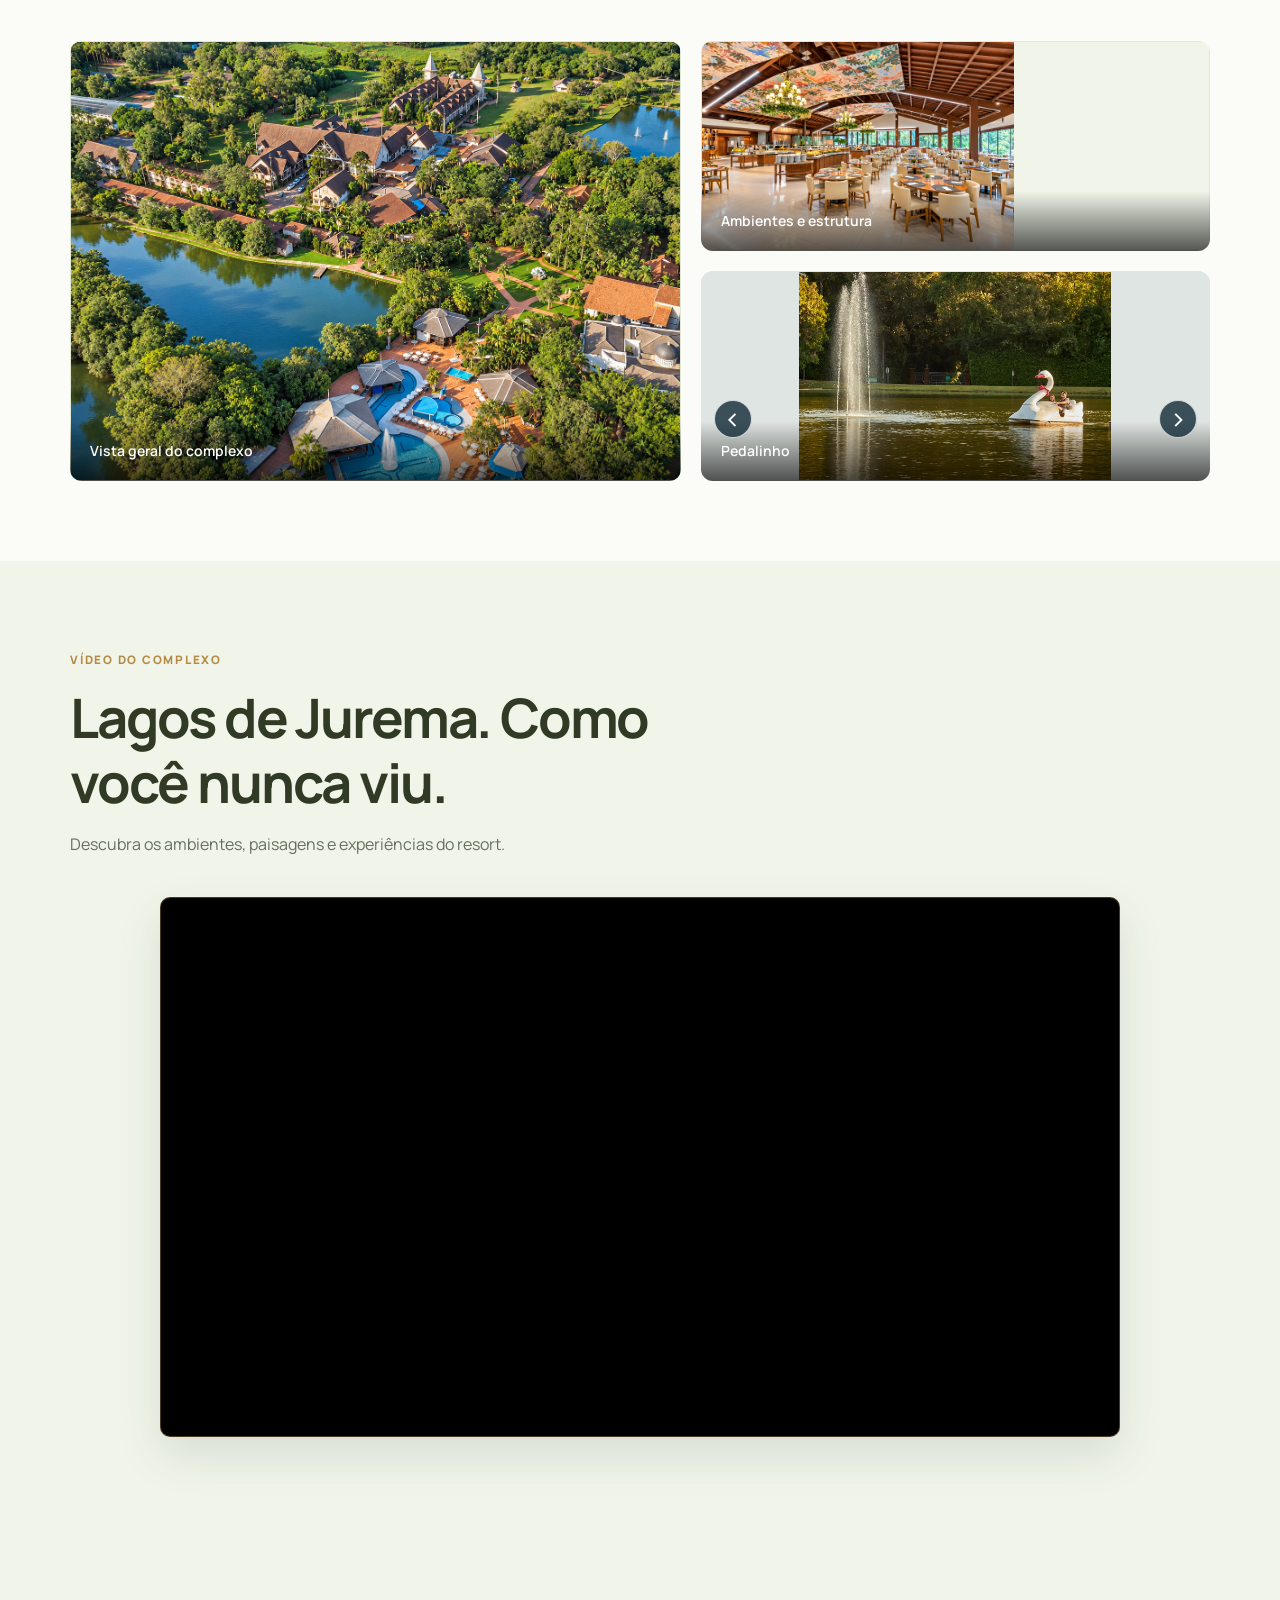
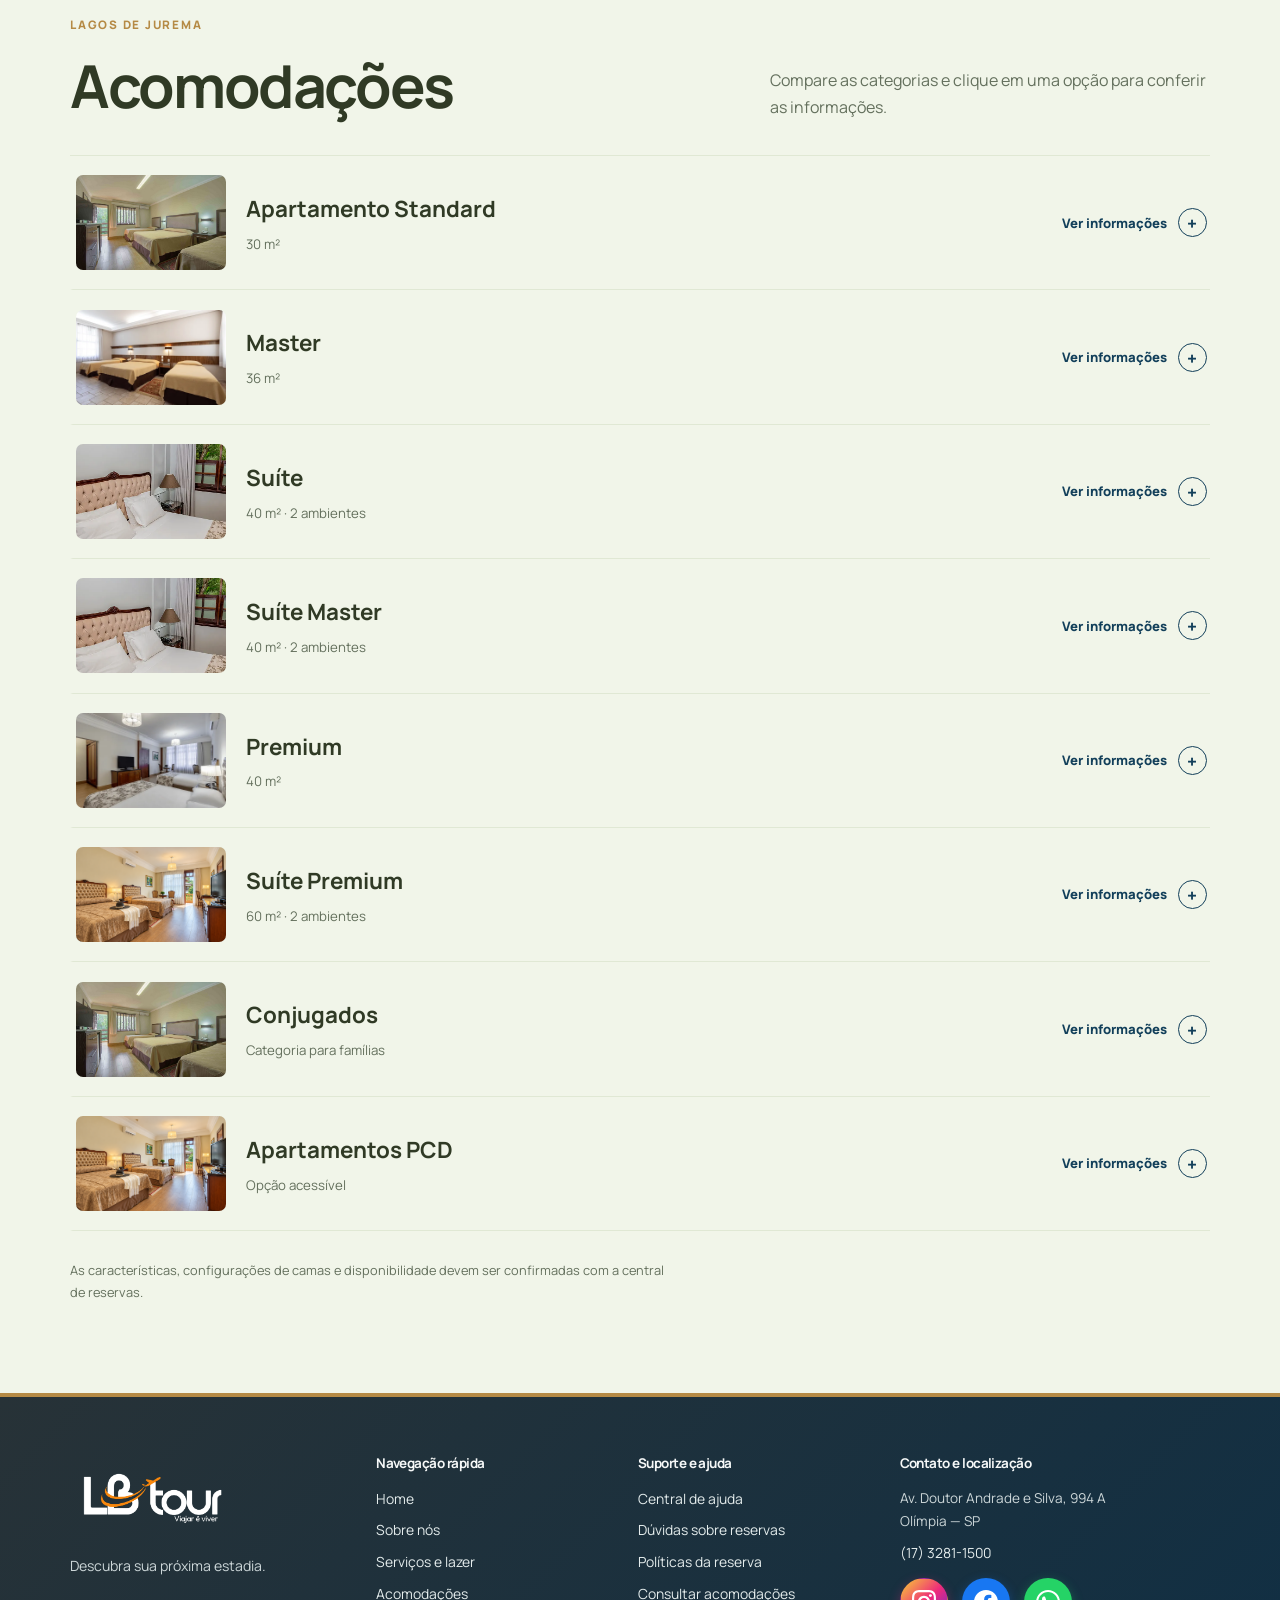
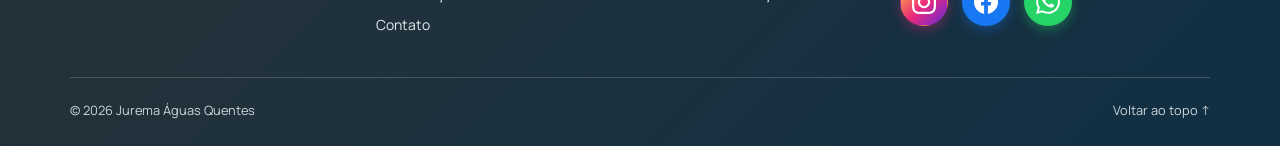
<file: lagos-de-jurema.html>
<!DOCTYPE html>
<html lang="pt-BR">
<head>
  <meta charset="UTF-8">
  <meta name="viewport" content="width=device-width, initial-scale=1.0">
  <meta name="description" content="Conheça o Lagos de Jurema, suas acomodações, estrutura e lazer.">
  <title>Lagos de Jurema</title>

  <link rel="preconnect" href="https://fonts.googleapis.com">
  <link rel="preconnect" href="https://fonts.gstatic.com" crossorigin>
  <link href="https://fonts.googleapis.com/css2?family=Manrope:wght@400;500;600;700;800&display=swap" rel="stylesheet">

  <link rel="stylesheet" href="style.css">
  <script src="script.js" defer></script>
</head>

<body class="tema-lagos">

  <a class="atalho" href="#conteudo">Pular para o conteúdo</a>

  <!-- CABEÇALHO -->
  <header class="cabecalho">
    <a class="marca" href="index.html">
      <span class="icone-marca" aria-hidden="true"></span>
      <span>JUREMA<small>ÁGUAS QUENTES</small></span>
    </a>

    <button
      class="alternar-menu"
      type="button"
      aria-expanded="false"
      aria-controls="navegacao"
    >
      Menu <span aria-hidden="true">☰</span>
    </button>

    <nav id="navegacao" aria-label="Navegação principal">
      <a href="index.html">Início</a>
      <a href="#estrutura-lazer">Estrutura e lazer</a>
      <a href="#galeria">Fotos</a>
      <a href="#acomodacoes">Acomodações</a>
      <a href="jardins-de-jurema.html">Jardins de Jurema</a>
      <a class="botao pequeno" href="index.html?resort=lagos&origem=lagos#planejar">
        Solicitar orçamento
      </a>
    </nav>
  </header>

  <main id="conteudo">

    <!-- CAPA -->
    <section class="capa capa-lagos" id="inicio">
      <div class="conteudo-capa">
        <p class="rotulo">LAGOS DE JUREMA</p>

        <h1>Bons momentos à beira das águas.</h1>

        <p>
          Um destino para descansar e aproveitar
          a viagem no seu ritmo.
        </p>

        <a class="botao claro" href="index.html?resort=lagos&origem=lagos#planejar">
          Planejar estadia
        </a>
      </div>
    </section>

    <!-- APRESENTAÇÃO -->
    <section class="apresentacao largura-conteudo secao" id="essencia">

      <div class="foto-apresentacao">
        <img
          src="imagens/lagos-de-jurema/aereo-piscina.png"
          alt="Arquitetura do Lagos de Jurema"
          loading="lazy"
        >
      </div>

      <div class="texto-apresentacao">
        <p class="rotulo">CONHEÇA O LAGOS DE JUREMA</p>

        <h2>Uma estadia para aproveitar com calma.</h2>

        <p>
          Um refúgio elegante entre piscinas e áreas verdes, com estruturas
          completas para famílias desfrutarem de conforto, lazer e natureza
          em uma experiência marcante.
        </p>

        <p>
          Nas avaliações do Google, os hóspedes destacam a beleza do
          complexo, o atendimento atencioso, o conforto das hospedagens
          e uma sensação de férias de alto padrão.
        </p>

        <a class="link-texto" href="#galeria">
          Ver fotografias do complexo ↗
        </a>
      </div>
    </section>

    <!-- ESTRUTURA E LAZER -->
    <section
      class="estrutura-lazer secao"
      id="estrutura-lazer"
      aria-labelledby="titulo-estrutura-lazer"
    >
      <div class="largura-conteudo">

        <div class="abertura-conteudo">
          <p class="rotulo">CONHEÇA OS AMBIENTES</p>

          <h2 id="titulo-estrutura-lazer">Estrutura e lazer</h2>

          <p>
            Conheça os espaços do complexo
            e as opções para aproveitar a estadia.
          </p>
        </div>

        <div class="estrutura-lazer-grid">

          <!-- ESTRUTURA -->
          <div class="estrutura-lazer-coluna">
            <h3>Estrutura do complexo</h3>

            <div class="item-estrutura">
              <h4>Acomodações sofisticadas</h4>

              <p>
                Categorias espaçosas, ambientes bem estruturados e detalhes
                que garantem uma estadia confortável para famílias e casais.
              </p>
            </div>

            <div class="item-estrutura">
              <h4>Restaurantes e serviços</h4>

              <p>
                Gastronomia variada, espaços acolhedores e serviços pensados
                para proporcionar praticidade e cuidado durante toda a viagem.
              </p>
            </div>
          </div>

          <!-- LAZER -->
          <div class="estrutura-lazer-coluna">
            <h3>Espaços de lazer</h3>

            <div class="item-estrutura">
              <h4>Piscinas e paisagens</h4>

              <p>
                Águas refrescantes, jardins bem cuidados e espaços amplos para
                aproveitar dias tranquilos em um ambiente luxuoso e acolhedor.
              </p>
            </div>

            <div class="item-estrutura">
              <h4>Experiências para toda a família</h4>

              <p>
                Atividades e áreas de convivência criam momentos especiais,
                combinando lazer de qualidade com a exclusividade da hospedagem.
                Desfrute de pedalinho, tirolesa, cavalgar, águas da lama
                e outras aventuras para todas as idades.
              </p>
            </div>
          </div>

        </div>
      </div>
    </section>

        <!-- CARROSSÉIS DAS EXPERIÊNCIAS -->
        <section class="experiencias-complexo secao" aria-labelledby="titulo-experiencias-lagos">
          <div class="largura-conteudo">
            <div class="abertura-conteudo">
              <p class="rotulo">EXPERIÊNCIAS NO LAGOS</p>
              <h2 id="titulo-experiencias-lagos">Momentos para viver e recordar</h2>
              <p>Adicione novas fotografias aos slides para apresentar o lazer, os ambientes e os momentos especiais do complexo.</p>
            </div>

            <div class="carrossel-experiencias" data-carrossel>
              <div class="carrossel-trilha">
                <figure class="carrossel-slide ativo">
                  <img src="imagens/lagos-de-jurema/aereo-piscina.png" alt="Piscinas do Lagos de Jurema" loading="lazy">
                  <figcaption>Piscinas e paisagens</figcaption>
                </figure>
                <figure class="carrossel-slide">
                  <img src="imagens/lagos-de-jurema/lazer-cavalgar.png" alt="Experiência de lazer do Lagos de Jurema" loading="lazy">
                  <figcaption>Experiências para toda a família</figcaption>
                </figure>
                <figure class="carrossel-slide">
                  <img src="imagens/lagos-de-jurema/lagos-restaurante.png" alt="Restaurante do Lagos de Jurema" loading="lazy">
                  <figcaption>Gastronomia e convivência</figcaption>
                </figure>
                <figure class="carrossel-slide">
                  <img src="imagens/lagos-de-jurema/lagos-aereo.png" alt="Vista aérea do Lagos de Jurema" loading="lazy">
                  <figcaption>Estrutura do complexo</figcaption>
                </figure>
                <figure class="carrossel-slide">
                  <img src="imagens/lagos-de-jurema/lagos-pedalinho.png" alt="Pedalinho do Lagos de Jurema" loading="lazy">
                  <figcaption>Pedalinho</figcaption>
                </figure>
                <figure class="carrossel-slide">
                  <img src="imagens/lagos-de-jurema/tirolesa-lagos.png" alt="Tirolesa do Lagos de Jurema" loading="lazy">
                  <figcaption>Tirolesa</figcaption>
                </figure>
                <figure class="carrossel-slide">
                  <img src="imagens/lagos-de-jurema/aguas-lama.png" alt="Experiência das águas da lama" loading="lazy">
                  <figcaption>Águas da lama</figcaption>
                </figure>
              </div>

              <button class="carrossel-controle anterior" type="button" aria-label="Foto anterior">‹</button>
              <button class="carrossel-controle proximo" type="button" aria-label="Próxima foto">›</button>
              <div class="carrossel-indicadores" aria-label="Selecionar fotografia"></div>
            </div>
          </div>
        </section>

        <!-- ======================================
             GALERIA DE FOTOS DO LAGOS
         COLOQUE SUAS FOTOGRAFIAS AQUI
    ======================================= -->
   <section
  class="galeria-complexo secao"
  id="galeria"
  aria-labelledby="titulo-galeria"
>
  <div class="largura-conteudo">

    <div class="abertura-conteudo">
      <p class="rotulo">FOTOS DO COMPLEXO</p>

      <h2 id="titulo-galeria">
        Conheça os espaços em imagens
      </h2>

      <p>
        Veja fotografias dos ambientes,
        da estrutura e dos espaços de lazer.
      </p>
    </div>

    <div class="galeria-grade">

      <!-- FOTO PRINCIPAL -->
      <figure class="galeria-item galeria-destaque">
        <a
          class="galeria-imagem"
          href="imagens/lagos-de-jurema/lagos-aereo.png"
          target="_blank"
          rel="noopener noreferrer"
          aria-label="Abrir vista geral do Lagos"
        >
          <img
            src="imagens/lagos-de-jurema/lagos-aereo.png"
            alt="Vista geral do Lagos de Jurema"
            loading="lazy"
          >
        </a>

        <figcaption>
          Vista geral do complexo
        </figcaption>
      </figure>

      <!-- FOTO DA ESTRUTURA -->
      <figure class="galeria-item">
        <a
          class="galeria-imagem"
          href="imagens/lagos-de-jurema/lagos-restaurante.png"
          target="_blank"
          rel="noopener noreferrer"
          aria-label="Abrir fotografia da estrutura"
        >
          <img
            src="imagens/lagos-de-jurema/lagos-restaurante.png"
            alt="Estrutura do Lagos de Jurema"
            loading="lazy"
          >
        </a>

        <figcaption>
          Ambientes e estrutura
        </figcaption>
      </figure>

      <!-- FOTO DO LAZER -->
      <figure class="galeria-item" data-gallery-carousel>
        <a
          class="galeria-imagem"
          href="imagens/lagos-de-jurema/lazer-cavalgar.png"
          target="_blank"
          rel="noopener noreferrer"
          aria-label="Abrir fotografia do lazer"
        >
          <img
            src="imagens/lagos-de-jurema/lazer-cavalgar.png"
            alt="Espaço de lazer do Lagos de Jurema"
            loading="lazy"
          >
        </a>

        <figcaption>
          Espaços de lazer
        </figcaption>
      </figure>

    </div>
  </div>
</section>

    <!-- VÍDEO DO COMPLEXO -->
    <section class="video-complexo secao" aria-labelledby="titulo-video-lagos">
      <div class="largura-conteudo">
        <div class="abertura-conteudo">
          <p class="rotulo">VÍDEO DO COMPLEXO</p>
          <h2 id="titulo-video-lagos">Lagos de Jurema. Como você nunca viu.</h2>
          <p>Descubra os ambientes, paisagens e experiências do resort.</p>
        </div>

        <div class="video-complexo-embed">
          <iframe
            src="https://www.youtube.com/embed/SG3I5F3UvIk"
            title="Lagos de Jurema. Como você nunca viu."
            loading="lazy"
            allow="accelerometer; autoplay; clipboard-write; encrypted-media; gyroscope; picture-in-picture; web-share"
            referrerpolicy="strict-origin-when-cross-origin"
            allowfullscreen
          ></iframe>
        </div>
      </div>
    </section>

    <!-- ACOMODAÇÕES -->
    <section
      class="acomodacoes secao"
      id="acomodacoes"
      data-resort="lagos"
      aria-labelledby="titulo-acomodacoes"
    >
      <div class="largura-conteudo">

        <div class="abertura-acomodacoes">
          <div>
            <p class="rotulo">LAGOS DE JUREMA</p>
            <h2 id="titulo-acomodacoes">Acomodações</h2>
          </div>

          <p>
            Compare as categorias e clique em uma
            opção para conferir as informações.
          </p>
        </div>

        <div
          class="lista-acomodacoes"
          id="lista-acomodacoes-lagos"
        ></div>

        <noscript>
          <p class="aviso">
            Ative o JavaScript para consultar as acomodações.
          </p>
        </noscript>

        <p class="aviso aviso-acomodacoes">
          As características, configurações de camas
          e disponibilidade devem ser confirmadas
          com a central de reservas.
        </p>
      </div>
    </section>

  </main>

  <!-- RODAPÉ -->
  <footer class="rodape">
    <div class="largura-conteudo rodape-grade">
      <div class="rodape-marca">
        <a class="marca" href="index.html">
          <img src="imagens/logos/logo-branca.png" alt="Jurema Águas Quentes">
        </a>
        <p>Descubra sua próxima estadia.</p>
      </div>

      <div class="rodape-coluna">
        <h2>Navegação rápida</h2>
        <a href="index.html">Home</a>
        <a href="#essencia">Sobre nós</a>
        <a href="#estrutura-lazer">Serviços e lazer</a>
        <a href="#acomodacoes">Acomodações</a>
        <a href="index.html?resort=lagos#planejar">Contato</a>
      </div>

      <div class="rodape-coluna">
        <h2>Suporte e ajuda</h2>
        <a href="https://wa.me/551732811500" target="_blank" rel="noopener noreferrer">Central de ajuda</a>
        <a href="https://wa.me/551732811500" target="_blank" rel="noopener noreferrer">Dúvidas sobre reservas</a>
        <a href="https://wa.me/551732811500" target="_blank" rel="noopener noreferrer">Políticas da reserva</a>
        <a href="#acomodacoes">Consultar acomodações</a>
      </div>

      <div class="rodape-coluna">
        <h2>Contato e localização</h2>
        <p>Av. Doutor Andrade e Silva, 994 A<br>Olímpia — SP</p>
        <a href="https://wa.me/551732811500" target="_blank" rel="noopener noreferrer">(17) 3281-1500</a>
        <div class="redes-sociais">
          <a class="rede-social rede-social-instagram" href="https://www.instagram.com/lbtour/" target="_blank" rel="noopener noreferrer" aria-label="Instagram">
            <img src="imagens/logos/instagram.svg" alt="">
          </a>
          <a class="rede-social rede-social-facebook" href="https://www.facebook.com/agencialbtour/" target="_blank" rel="noopener noreferrer" aria-label="Facebook">
            <img src="imagens/logos/facebook.svg" alt="">
          </a>
          <a class="rede-social rede-social-whatsapp" href="https://wa.me/551732811500" target="_blank" rel="noopener noreferrer" aria-label="WhatsApp">
            <img src="imagens/logos/whatsapp.svg" alt="">
          </a>
        </div>
      </div>
    </div>

    <div class="largura-conteudo rodape-inferior">

      <span>
        © <span id="ano"></span> Jurema Águas Quentes
      </span>

      <a href="#inicio">
        Voltar ao topo ↑
      </a>
    </div>
  </footer>

</body>
</html>
</file>
<file: style.css>
/* =====================================
   VARIÁVEIS GERAIS
===================================== */

:root {
  --cor-acao: #123f5a;
  --cor-acento: #b58a45;
  --cor-clara: #d9edf1;

  --fundo: #f8fafb;
  --fundo-suave: #edf5f8;

  --texto: #23313a;
  --texto-suave: #58636b;

  --linha: #dce5e9;
  --largura: 1140px;

  /* TAMANHO DA LOGO DO RODAPÉ */
  --tamanho-logo-footer: 160px;
}

/* JARDINS */
body.tema-jardins {
  --cor-acao: #123f5a;
  --cor-acento: #b58a45;
  --cor-clara: #d9edf1;
  --fundo: #fcf9fc;
  --fundo-suave: #f7f0f8;
  --texto: #382d39;
  --texto-suave: #665a67;
  --linha: #e7dfe8;
}

/* LAGOS */
body.tema-lagos {
  --cor-acao: #123f5a;
  --cor-acento: #b58a45;
  --cor-clara: #d9edf1;
  --fundo: #fbfcf8;
  --fundo-suave: #f1f5e9;
  --texto: #303a25;
  --texto-suave: #64705d;
  --linha: #e0e8d4;
}

/* =====================================
   CONFIGURAÇÕES GERAIS
===================================== */

*,
*::before,
*::after {
  box-sizing: border-box;
}

html {
  scroll-behavior: smooth;
}

body {
  margin: 0;
  font-family: "Manrope", Arial, sans-serif;
  font-size: 16px;
  line-height: 1.7;
  color: var(--texto);
  background: var(--fundo);
}

em,
i {
  font-style: normal;
}

a {
  color: inherit;
  text-decoration: none;
  border-bottom: none;
}

img {
  display: block;
  max-width: 100%;
}

h1,
h2,
h3,
h4,
p {
  margin-top: 0;
  overflow-wrap: break-word;
}

h1,
h2,
h3,
h4 {
  line-height: 1.2;
  font-weight: 700;
  letter-spacing: -0.04em;
}

button,
input,
select {
  font: inherit;
}

button {
  cursor: pointer;
}

[hidden] {
  display: none !important;
}

:focus-visible {
  outline: 3px solid var(--cor-acao);
  outline-offset: 3px;
}

section[id] {
  scroll-margin-top: 7rem;
}

.largura-conteudo {
  width: min(var(--largura), calc(100% - 3rem));
  margin-inline: auto;
}

.secao {
  padding-block: clamp(4rem, 7vw, 6.5rem);
}

.atalho {
  position: fixed;
  z-index: 100;
  top: -100px;
  left: 1rem;
  padding: 0.6rem 1rem;
  background: #fff;
  color: #111;
}

.atalho:focus {
  top: 0;
}

.rotulo {
  margin-bottom: 0.9rem;
  color: var(--cor-acento);
  font-size: 0.73rem;
  font-weight: 800;
  letter-spacing: 0.15em;
  text-transform: uppercase;
}

/* =====================================
   BOTÕES
===================================== */

.botao {
  display: inline-flex;
  align-items: center;
  justify-content: center;
  gap: 0.5rem;

  min-height: 48px;
  padding: 0.85rem 1.4rem;

  border: 1px solid var(--cor-acao);
  border-radius: 7px;

  background: var(--cor-acao);
  color: #fff;

  font-size: 0.89rem;
  line-height: 1.3;
  font-weight: 700;
  text-align: center;

  transition: filter 0.2s ease;
}

.botao:hover {
  filter: brightness(0.91);
}

.botao.pequeno {
  min-height: 40px;
  padding: 0.65rem 0.95rem;
}

.botao.claro {
  background: #fff;
  color: #243b40;
  border-color: #fff;
}

.link-texto {
  display: inline-flex;
  align-items: center;
  width: fit-content;
  padding-bottom: 0.25rem;
  color: var(--cor-acao);
  border-bottom: none;
  font-size: 0.9rem;
  font-weight: 800;
}

.link-texto:hover {
  opacity: 0.75;
}

/* =====================================
   CABEÇALHO
===================================== */

.cabecalho {
  position: sticky;
  top: 0.75rem;
  z-index: 40;

  display: flex;
  align-items: center;
  justify-content: space-between;
  gap: 1.25rem;

  width: min(1200px, calc(100% - 2rem));
  margin: 0.75rem auto 0;
  padding: 0.8rem 1.25rem;

  background: rgba(255, 255, 255, 0.98);
  border: 1px solid var(--linha);
  border-radius: 10px;

  box-shadow: 0 8px 28px rgba(20, 35, 35, 0.06);
}

.tema-jurema .cabecalho,
.tema-jardins .cabecalho,
.tema-lagos .cabecalho {
  border-bottom: 2px solid rgba(181, 138, 69, 0.72);
  box-shadow: 0 8px 30px rgba(18, 63, 90, 0.08);
}

.tema-jurema .titulo-secao h2,
.tema-jardins .abertura-acomodacoes h2,
.tema-lagos .abertura-acomodacoes h2 {
  color: var(--texto);
}

.marca {
  display: inline-flex;
  align-items: center;
  gap: 0.7rem;
  flex-shrink: 0;
  font-weight: 800;
  letter-spacing: 0.12em;
}

.icone-marca {
  width: 28px;
  height: 28px;
  flex-shrink: 0;
  border: 2px solid var(--cor-acao);
  border-radius: 50%;
  background: var(--fundo-suave);
}

.marca > span:last-child {
  display: flex;
  flex-direction: column;
  line-height: 1;
}

.marca small {
  margin-top: 0.32rem;
  font-size: 0.51rem;
  letter-spacing: 0.17em;
}

#navegacao {
  display: flex;
  align-items: center;
  gap: clamp(0.6rem, 1.5vw, 1.4rem);
  font-size: 0.82rem;
  font-weight: 700;
}

#navegacao > a:not(.botao):hover {
  color: var(--cor-acao);
}

.alternar-menu {
  display: none;
}

/* =====================================
   CAPAS DOS COMPLEXOS

   ALTERE A FOTO EM CADA BLOCO
===================================== */

.capa {
  display: flex;
  align-items: center;
  position: relative;
  isolation: isolate;
  min-height: clamp(520px, 60vw, 660px);
  margin-top: -1.5rem;
  padding: 6rem 0 4rem;
  color: #fff;

  background:
    linear-gradient(
      90deg,
      rgba(16, 35, 40, 0.8),
      rgba(17, 39, 40, 0.3)
    ),
    url("imagens/jurema-aguas-quentes/banner-casa-imperial.png")
    center / cover no-repeat,
    #355d6b;
}

body.tema-jurema .capa {
 background-position: center 42%;
}

body.tema-jurema .capa::after {
 content: "";
 position: absolute;
 inset: 0;
 pointer-events: none;
 background: radial-gradient(
   circle at 78% 38%,
   rgba(200, 235, 238, 0.12),
   transparent 30%
 );
}

/* FOTO DE CAPA DO JARDINS */
.capa-jardins {
  background-color: #5b655a;
  background-image:
    linear-gradient(
      90deg,
      rgba(28, 31, 29, 0.8),
      rgba(30, 41, 34, 0.25)
    ),
    url("imagens/jardins-de-jurema/aereo-jardim.png");
  background-position: center;
  background-size: cover;
  background-repeat: no-repeat;
}

/* FOTO DE CAPA DO LAGOS */
.capa-lagos {
  background-color: #527264;
  background-image:
    linear-gradient(
      90deg,
      rgba(19, 35, 28, 0.83),
      rgba(23, 49, 42, 0.2)
    ),
    url("imagens/lagos-de-jurema/lagos-aereo.png");
  background-position: center;
  background-size: cover;
  background-repeat: no-repeat;
}

.conteudo-capa {
  width: min(var(--largura), calc(100% - 3rem));
  margin-inline: auto;
  position: relative;
  z-index: 1;
}

.conteudo-capa > * {
  max-width: 670px;
}

.conteudo-capa .rotulo {
  color: var(--cor-clara);
}

.capa h1 {
  margin-bottom: 1.2rem;
  font-size: clamp(2.7rem, 5.7vw, 5rem);
  line-height: 1.08;
}

.conteudo-capa > p:not(.rotulo) {
  margin-bottom: 2rem;
  color: rgba(255,255,255,0.93);
  font-size: clamp(0.98rem, 1.6vw, 1.1rem);
}

.capa-complexos {
  position: absolute;
  z-index: 2;
  right: max(1.5rem, calc((100% - var(--largura)) / 2));
  bottom: 0.75rem;
  display: grid;
  grid-template-columns: repeat(3, minmax(0, 1fr));
  width: min(520px, 48%);
  gap: 0.65rem;
}

.capa-complexos a {
  position: relative;
  min-width: 0;
  overflow: hidden;
  aspect-ratio: 16 / 10;
  border: 1px solid rgba(255, 255, 255, 0.7);
  border-radius: 8px;
  background: rgba(0, 0, 0, 0.25);
  box-shadow: 0 10px 30px rgba(0, 0, 0, 0.22);
}

.capa-complexos img {
  width: 100%;
  height: 100%;
  object-fit: cover;
  transition: transform 0.4s ease;
}

.capa-complexos a:hover img {
  transform: scale(1.06);
}

.capa-complexos span {
  position: absolute;
  right: 0;
  bottom: 0;
  left: 0;
  padding: 1.3rem 0.55rem 0.45rem;
  color: #fff;
  background: linear-gradient(to top, rgba(9, 26, 34, 0.92), transparent);
  font-size: clamp(0.62rem, 1vw, 0.76rem);
  font-weight: 800;
  text-align: center;
  text-shadow: 0 1px 3px rgba(0, 0, 0, 0.8);
}

/* =====================================
   FORMULÁRIO
===================================== */

.planejamento {
  position: relative;
  z-index: 2;
  margin-top: -1.5rem;
  padding: 2.25rem;

  background: #fff;
  border: 1px solid var(--linha);
  border-radius: 10px;

  box-shadow: 0 14px 35px rgba(35,54,62,0.08);
}

.planejamento h2 {
  margin-bottom: 1.5rem;
  font-size: clamp(1.6rem, 3vw, 2.25rem);
}

#formulario-planejamento {
  display: grid;
  grid-template-columns: repeat(4, minmax(0, 1fr));
  align-items: end;
  gap: 1.1rem;
}

#formulario-planejamento label {
  display: flex;
  flex-direction: column;
  gap: 0.45rem;
  min-width: 0;
  font-size: 0.83rem;
  font-weight: 700;
}

#formulario-planejamento input:not([type="radio"]),
#formulario-planejamento select {
  width: 100%;
  min-width: 0;
  max-width: 100%;
  min-height: 48px;
  padding: 0.6rem 0.75rem;
  border: 1px solid #c9d3d9;
  border-radius: 7px;
  background: #fff;
  color: var(--texto);
}

#formulario-planejamento input[type="date"] {
  display: block;
  width: 100%;
  max-width: 100%;
  overflow: hidden;
  appearance: none;
  -webkit-appearance: none;
  inline-size: 100%;
  contain: inline-size;
}

#formulario-planejamento input[type="date"]::-webkit-date-and-time-value {
  text-align: left;
}

#formulario-planejamento input[type="date"]::-webkit-calendar-picker-indicator {
  flex: 0 0 auto;
  margin-left: 0;
}

.selecao-hospedagem {
  grid-column: 1 / -1;
  margin: 0;
  padding: 0;
  min-width: 0;
  border: 0;
}

.selecao-hospedagem legend {
  margin-bottom: 0.7rem;
  font-size: 0.87rem;
  font-weight: 800;
}

.opcoes-hospedagem {
  display: flex;
  flex-wrap: wrap;
  gap: 0.5rem;
}

#formulario-planejamento .opcao-hospedagem {
  display: inline-flex;
  flex-direction: row;
  align-items: center;
  gap: 0.55rem;
  min-height: 46px;
  padding: 0.55rem 0.85rem;

  border: 1px solid var(--linha);
  background: #fff;
  border-radius: 7px;
  cursor: pointer;
}

#formulario-planejamento .opcao-hospedagem:has(input:checked) {
  border-color: var(--cor-acao);
  background: var(--fundo-suave);
}

.opcao-hospedagem input {
  margin: 0;
  accent-color: var(--cor-acao);
}

.opcao-hospedagem strong {
  font-size: 0.85rem;
}

.idades-criancas {
  grid-column: 1 / -1;
  padding: 1rem;
  border-left: 3px solid var(--cor-acao);
  background: var(--fundo-suave);
}

.idades-cabecalho {
  display: flex;
  flex-direction: column;
  margin-bottom: 0.85rem;
  font-size: 0.85rem;
}

.idades-cabecalho span {
  color: var(--texto-suave);
}

.grade-idades {
  display: grid;
  grid-template-columns: repeat(4, minmax(0, 1fr));
  gap: 1rem;
}

#formulario-planejamento > button {
  grid-column: 1 / -1;
  justify-self: end;
  width: min(100%, 260px);
}

/* =====================================
   APRESENTAÇÃO
===================================== */

.apresentacao {
  display: grid;
  grid-template-columns: 1fr 1fr;
  align-items: center;
  gap: clamp(2rem, 7vw, 6rem);
}

.foto-apresentacao {
  overflow: hidden;
  border-radius: 7px;
  background: var(--fundo-suave);
}

.foto-apresentacao img {
  width: 100%;
  height: 420px;
  object-fit: cover;
}

.texto-apresentacao h2,
.introducao h2,
.titulo-secao h2 {
  margin-bottom: 1.2rem;
  font-size: clamp(2rem, 4.2vw, 3.3rem);
}

.texto-apresentacao p:not(.rotulo),
.introducao p:not(.rotulo),
.titulo-secao > p {
  max-width: 53ch;
  color: var(--texto-suave);
}

.texto-apresentacao .link-texto {
  margin-top: 1rem;
}

.introducao {
  text-align: center;
}

.introducao p {
  margin-inline: auto;
}

/* =====================================
   COMPLEXOS DA PÁGINA INICIAL
===================================== */

.titulo-secao {
  display: flex;
  align-items: end;
  justify-content: space-between;
  gap: 2rem;
  margin-bottom: 2.5rem;
}

.grade-experiencias {
  display: grid;
  grid-template-columns: repeat(3, minmax(0, 1fr));
  gap: clamp(1.5rem, 4vw, 3rem);
}

.experiencia {
  min-width: 0;
  display: flex;
  flex-direction: column;
}

.experiencia > div:last-child {
  flex: 1;
  display: flex;
  flex-direction: column;
  align-items: flex-start;
  padding-top: 1.1rem;
}

.experiencia > div:last-child p {
  flex: 1;
}

.experiencia > div:last-child .link-texto {
  margin-top: 1rem;
}

.experiencia-foto {
  position: relative;
  width: 100%;
  aspect-ratio: 16 / 10;
  border-radius: 7px;
  background: var(--fundo-suave);
  overflow: hidden;
}

.experiencia-foto::after {
  content: "";
  position: absolute;
  inset: 0;
  border: 1px solid rgba(181, 138, 69, 0.42);
  border-radius: inherit;
  pointer-events: none;
}

.experiencia-foto img {
  width: 100%;
  height: 100%;
  object-fit: cover;
}

.experiencia-fallback {
  display: none;
  padding: 1.5rem;
  font-size: 0.83rem;
  color: var(--texto-suave);
  text-align: center;
}

.experiencia-foto.sem-imagem {
  display: grid;
  place-items: center;
  border: 1px solid var(--linha);
}

.experiencia-foto.sem-imagem img {
  display: none;
}

.experiencia-foto.sem-imagem .experiencia-fallback {
  display: block;
}

.experiencia h3 {
  margin-bottom: 0.6rem;
  font-size: clamp(1.2rem, 2vw, 1.55rem);
}

.experiencia p {
  max-width: 47ch;
  color: var(--texto-suave);
}

.etiqueta-experiencia {
  margin-bottom: 0.65rem;
  color: var(--cor-acento);
  font-size: 0.68rem;
  font-weight: 800;
  letter-spacing: 0.13em;
  text-transform: uppercase;
}

.experiencia-foto img {
  transition: transform 0.55s ease;
}

.experiencia:hover .experiencia-foto img {
  transform: scale(1.035);
}

.assinatura-jurema {
  margin-top: clamp(3rem, 7vw, 6rem);
  padding-block: clamp(4rem, 7vw, 6rem);
  background:
    linear-gradient(115deg, rgba(18, 63, 90, 0.96), rgba(11, 38, 55, 0.98)),
    var(--cor-acao);
  color: #fff;
}

.assinatura-jurema .rotulo {
  color: #d4b879;
}

.assinatura-jurema h2 {
  max-width: 750px;
  margin-bottom: 2.5rem;
  font-family: Georgia, "Times New Roman", serif;
  font-size: clamp(2.4rem, 5vw, 4.5rem);
  font-weight: 400;
  letter-spacing: -0.025em;
}

.detalhes-luxo {
  display: grid;
  grid-template-columns: repeat(3, minmax(0, 1fr));
  border-top: 1px solid rgba(212, 184, 121, 0.55);
}

.detalhes-luxo div {
  display: flex;
  flex-direction: column;
  gap: 0.55rem;
  padding: 1.5rem 2rem 0 0;
}

.detalhes-luxo div + div {
  padding-left: 2rem;
  border-left: 1px solid rgba(212, 184, 121, 0.55);
}

.detalhes-luxo strong {
  color: #f1dfb5;
  font-size: 1rem;
}

.detalhes-luxo span {
  color: rgba(255, 255, 255, 0.78);
  font-size: 0.88rem;
}

/* =====================================
   ESTRUTURA E LAZER
===================================== */

.estrutura-lazer {
  background: var(--fundo-suave);
}

.abertura-conteudo {
  max-width: 700px;
  margin-bottom: 2.4rem;
}

.abertura-conteudo h2 {
  margin-bottom: 1rem;
  font-size: clamp(2.2rem, 4.5vw, 3.4rem);
}

.abertura-conteudo > p:last-child {
  color: var(--texto-suave);
}

.estrutura-lazer-grid {
  display: grid;
  grid-template-columns: repeat(2, minmax(0, 1fr));
  border-top: 1px solid var(--linha);
}

.estrutura-lazer-coluna {
  min-width: 0;
  padding: 1.8rem 2.5rem 0 0;
}

.estrutura-lazer-coluna + .estrutura-lazer-coluna {
  padding: 1.8rem 0 0 2.5rem;
  border-left: 1px solid var(--linha);
}

.estrutura-lazer-coluna h3 {
  margin-bottom: 1.5rem;
  font-size: 1.4rem;
}

.item-estrutura + .item-estrutura {
  margin-top: 1.3rem;
  padding-top: 1.3rem;
  border-top: 1px solid var(--linha);
}

.item-estrutura h4 {
  margin-bottom: 0.35rem;
  font-size: 1.03rem;
}

.item-estrutura p {
  margin-bottom: 0;
  color: var(--texto-suave);
  font-size: 0.91rem;
}

/* =====================================
   GALERIA DOS COMPLEXOS
===================================== */

.galeria-complexo {
  background: var(--fundo);
}

.experiencias-complexo {
  background: var(--fundo);
}

.carrossel-experiencias {
  position: relative;
  overflow: hidden;
  border-radius: 10px;
  border: 1px solid rgba(181, 138, 69, 0.38);
  background: #111;
  box-shadow: 0 18px 45px rgba(35, 54, 62, 0.12);
}

.carrossel-trilha {
  display: flex;
  transition: transform 0.55s ease;
}

.carrossel-slide {
  position: relative;
  flex: 0 0 100%;
  min-width: 0;
  height: clamp(280px, 38vw, 460px);
  margin: 0;
}

.carrossel-slide::after {
  content: "";
  position: absolute;
  inset: 55% 0 0;
  background: linear-gradient(to top, rgba(8, 24, 32, 0.9), transparent);
}

.carrossel-slide img {
  width: 100%;
  height: 100%;
  object-fit: contain;
}

.carrossel-slide figcaption {
  position: absolute;
  z-index: 1;
  right: 1.5rem;
  bottom: 1.3rem;
  left: 1.5rem;
  color: #fff;
  font-family: Georgia, "Times New Roman", serif;
  font-size: clamp(1.35rem, 3vw, 2.2rem);
}

.carrossel-controle {
  position: absolute;
  z-index: 2;
  top: 50%;
  width: 44px;
  height: 44px;
  transform: translateY(-50%);
  border: 1px solid rgba(255, 255, 255, 0.75);
  border-radius: 50%;
  background: rgba(12, 38, 49, 0.78);
  color: #fff;
  font-size: 2rem;
  line-height: 1;
}

.carrossel-controle.anterior { left: 1rem; }
.carrossel-controle.proximo { right: 1rem; }

.carrossel-indicadores {
  position: absolute;
  z-index: 2;
  right: 0;
  bottom: 0.55rem;
  left: 0;
  display: flex;
  justify-content: center;
  gap: 0.45rem;
}

.carrossel-indicador {
  width: 8px;
  height: 8px;
  padding: 0;
  border: 1px solid #fff;
  border-radius: 50%;
  background: transparent;
}

.carrossel-indicador.ativo {
  background: #fff;
}

.video-complexo {
  background: var(--fundo-suave);
}

.video-complexo-embed {
  position: relative;
  width: 100%;
  max-width: 960px;
  margin-inline: auto;
  overflow: hidden;
  aspect-ratio: 16 / 9;
  border: 1px solid rgba(181, 138, 69, 0.42);
  border-radius: 10px;
  background: #000;
  box-shadow: 0 18px 45px rgba(35, 54, 62, 0.12);
}

.video-complexo-embed iframe {
  position: absolute;
  inset: 0;
  width: 100%;
  height: 100%;
  border: 0;
}

.galeria-grade {
  display: grid;
  grid-template-columns: 1.25fr 1fr;
  grid-template-rows: repeat(2, minmax(180px, auto));
  gap: 1.1rem 1.5rem;
}

.galeria-item {
  min-width: 0;
  margin: 0;
}

.galeria-destaque {
  grid-row: span 2;
}

.galeria-imagem {
  position: relative;
  display: block;
  overflow: hidden;
  width: 100%;
  aspect-ratio: 16 / 9;
  border: 1px solid var(--linha);
  border-radius: 7px;
  background: var(--fundo-suave);
}

.galeria-destaque .galeria-imagem {
  height: calc(100% - 1.7rem);
  min-height: 360px;
  aspect-ratio: auto;
}

.galeria-imagem img {
  width: 100%;
  height: 100%;
  object-fit: cover;
  transition: transform 0.25s ease;
}

.galeria-imagem[href]:hover img {
  transform: scale(1.02);
}

.galeria-item figcaption {
  padding-top: 0.5rem;
  font-size: 0.79rem;
  color: var(--texto-suave);
}

.galeria-fallback {
  display: none;
  padding: 1.5rem;
  text-align: center;
  font-size: 0.83rem;
  color: var(--texto-suave);
}

.galeria-item.sem-imagem .galeria-imagem {
  display: grid;
  place-items: center;
}

.galeria-item.sem-imagem .galeria-imagem img {
  display: none;
}

.galeria-item.sem-imagem .galeria-fallback {
  display: block;
}

.galeria-item.sem-imagem .galeria-imagem {
  cursor: default;
}

/* =====================================
   ACOMODAÇÕES
===================================== */

.acomodacoes {
  background: var(--fundo-suave);
}

.abertura-acomodacoes {
  display: flex;
  justify-content: space-between;
  align-items: end;
  gap: 2rem;
  margin-bottom: 2.1rem;
}

.abertura-acomodacoes h2 {
  margin-bottom: 0;
  font-size: clamp(2.3rem, 5vw, 3.7rem);
}

.abertura-acomodacoes > p {
  max-width: 44ch;
  margin: 0;
  color: var(--texto-suave);
}

.lista-acomodacoes {
  border-top: 1px solid var(--linha);
}

.acomodacao-item {
  border-bottom: 1px solid var(--linha);
  border-left: 3px solid transparent;
  transition: border-color 0.2s ease, background 0.2s ease;
}

.acomodacao-item:hover,
.acomodacao-item[open] {
  border-left-color: var(--cor-acento);
  background: linear-gradient(90deg, rgba(181, 138, 69, 0.07), transparent 28%);
}

.acomodacao-resumo {
  display: flex;
  align-items: center;
  justify-content: space-between;
  gap: 1.25rem;

  min-height: 95px;
  padding: 1.2rem 0.2rem;

  cursor: pointer;
  list-style: none;
}

.foto-acomodacao {
  width: 150px;
  height: 95px;
  flex: 0 0 150px;
  border-radius: 7px;
  object-fit: cover;
}

.nome-acomodacao {
  flex: 1;
}

.acomodacao-resumo::-webkit-details-marker {
  display: none;
}

.acomodacao-resumo:hover {
  color: var(--cor-acao);
}

.nome-acomodacao {
  display: flex;
  flex-direction: column;
  gap: 0.3rem;
}

.nome-acomodacao strong {
  font-size: clamp(1.05rem, 2vw, 1.4rem);
}

.nome-acomodacao small {
  color: var(--texto-suave);
  font-size: 0.83rem;
}

.alternar-acomodacao {
  display: inline-flex;
  align-items: center;
  gap: 0.7rem;
  color: var(--cor-acao);
  font-size: 0.82rem;
  font-weight: 800;
  white-space: nowrap;
}

.alternar-acomodacao > span {
  display: grid;
  place-items: center;
  width: 29px;
  height: 29px;
  border: 1px solid currentColor;
  border-radius: 50%;
  font-size: 1.1rem;
  transition: transform 0.2s;
}

.acomodacao-item[open] .alternar-acomodacao > span {
  transform: rotate(45deg);
}

.conteudo-acomodacao {
  display: flex;
  align-items: end;
  justify-content: space-between;
  flex-wrap: wrap;
  gap: 1.25rem;
  padding: 0 0.25rem 1.5rem;
}

.conteudo-acomodacao ul {
  margin: 0;
  padding-left: 1.25rem;
  color: var(--texto-suave);
  font-size: 0.9rem;
}

.conteudo-acomodacao li + li {
  margin-top: 0.2rem;
}

.aviso {
  color: var(--texto-suave);
  font-size: 0.8rem;
}

.aviso-acomodacoes {
  max-width: 75ch;
  margin: 1.8rem 0 0;
}

/* =====================================
   RODAPÉ
===================================== */

.rodape {
  padding: 3.6rem 0 1.5rem;
  background: #273237;
  color: #f6f8f8;
  border-top: 4px solid var(--cor-acento);
  background-image: linear-gradient(135deg, #273237 0%, #102f44 100%);
}

.rodape-grade {
  display: grid;
  grid-template-columns: 1.2fr 1fr 1fr 1.4fr;
  gap: 2.5rem;
  padding-bottom: 2.5rem;
}

.rodape-marca .marca img {
  width: var(--tamanho-logo-footer);
  max-width: 100%;
  height: auto;
  object-fit: contain;
}

.rodape-marca p {
  color: #ccd6d8;
  font-size: 0.88rem;
}

.rodape-coluna {
  display: flex;
  flex-direction: column;
  align-items: flex-start;
  gap: 0.5rem;
}

.rodape-coluna h2 {
  margin-bottom: 0.5rem;
  font-size: 0.84rem;
}

.rodape-coluna a {
  color: #e4ecec;
  font-size: 0.87rem;
}

.rodape-coluna a:hover,
.rodape-inferior a:hover {
  color: #b7e3e5;
}

.rodape-coluna p {
  max-width: 28ch;
  margin: 0;
  color: #ccd6d8;
  font-size: 0.85rem;
}

.redes-sociais {
  display: flex;
  flex-wrap: wrap;
  gap: 0.9rem;
  margin-top: 0.35rem;
}

.rede-social {
  display: grid;
  place-items: center;
  width: 48px;
  height: 48px;
  border: 1px solid rgba(255,255,255,0.28);
  border-radius: 50%;
  color: #fff;
  transition: background 0.2s ease, transform 0.2s ease;
}

.rede-social:hover {
  transform: translateY(-2px);
}

.rede-social-instagram {
  border-color: transparent;
  background: linear-gradient(135deg, #f9ce34 0%, #ee2a7b 52%, #6228d7 100%);
  box-shadow: 0 4px 12px rgba(238, 42, 123, 0.35);
}

.rede-social-facebook {
  border-color: transparent;
  background: #1877f2;
  box-shadow: 0 4px 12px rgba(24, 119, 242, 0.35);
}

.rede-social-whatsapp {
  border-color: transparent;
  background: #25d366;
  box-shadow: 0 4px 12px rgba(37, 211, 102, 0.35);
}

.rede-social svg {
  width: 24px;
  height: 24px;
  fill: currentColor;
  stroke: none;
}

.rede-social-instagram svg {
  fill: none;
  stroke: #fff;
  stroke-width: 1.8;
}

.rede-social-instagram svg circle {
  fill: none;
}

.rede-social-facebook svg,
.rede-social-whatsapp svg {
  fill: #fff;
}

.rede-social-whatsapp svg {
  fill: none;
  stroke: #fff;
  stroke-width: 1.7;
  stroke-linecap: round;
  stroke-linejoin: round;
}

.rede-social img {
  width: 24px;
  height: 24px;
  object-fit: contain;
  filter: brightness(0) invert(1);
}

.rodape-inferior {
  display: flex;
  align-items: center;
  justify-content: space-between;
  flex-wrap: wrap;
  gap: 1.2rem;

  padding-top: 1.4rem;
  border-top: 1px solid rgba(255,255,255,0.18);

  color: #ccd5d8;
  font-size: 0.8rem;
}

/* =====================================
   MODAL DO WHATSAPP
===================================== */

#janela-modal {
  position: relative;
  width: min(550px, calc(100% - 2rem));
  padding: 2rem;
  border: 1px solid var(--linha);
  border-radius: 10px;
  background: #fff;
  color: var(--texto);
}

#janela-modal::backdrop {
  background: rgba(16,28,34,0.66);
}

#janela-modal h2 {
  margin: 0.2rem 2rem 1rem 0;
  font-size: 1.75rem;
}

#texto-modal {
  white-space: pre-line;
}

.fechar-modal {
  position: absolute;
  top: 1rem;
  right: 1rem;

  width: 35px;
  height: 35px;

  border: 1px solid var(--linha);
  border-radius: 50%;
  background: #fff;
  font-size: 1.3rem;
}

.modal-acoes {
  display: flex;
  flex-wrap: wrap;
  gap: 0.7rem;
  margin-top: 1rem;
}

.modal-acoes .botao {
  flex: 1 1 180px;
}

#estado-copia {
  min-height: 1rem;
  font-size: 0.82rem;
}

/* =====================================
   TABLETS
===================================== */

@media (max-width: 920px) {
  .alternar-menu {
    display: inline-flex;
    align-items: center;
    gap: 0.5rem;

    min-height: 40px;
    padding: 0.5rem 0.8rem;

    background: #fff;
    border: 1px solid var(--linha);
    border-radius: 6px;
  }

  #navegacao {
    display: none;
    position: absolute;

    top: calc(100% + 0.4rem);
    left: 0;
    right: 0;

    flex-direction: column;
    align-items: stretch;
    gap: 0.25rem;

    padding: 1rem;
    background: #fff;
    border: 1px solid var(--linha);
    border-radius: 8px;

    box-shadow: 0 12px 25px rgba(0,0,0,0.08);
  }

  #navegacao.aberto {
    display: flex;
  }

  #navegacao > a:not(.botao) {
    padding: 0.6rem;
  }

  #formulario-planejamento {
    grid-template-columns: repeat(2, minmax(0,1fr));
  }

  .grade-idades {
    grid-template-columns: repeat(2, minmax(0,1fr));
  }

  .apresentacao {
    grid-template-columns: 1fr;
  }

  .foto-apresentacao img {
    height: 340px;
  }

  .titulo-secao,
  .abertura-acomodacoes {
    flex-direction: column;
    align-items: flex-start;
  }

  .estrutura-lazer-grid {
    grid-template-columns: 1fr;
  }

  .estrutura-lazer-coluna,
  .estrutura-lazer-coluna + .estrutura-lazer-coluna {
    padding: 1.5rem 0 0;
    border-left: 0;
  }

  .estrutura-lazer-coluna + .estrutura-lazer-coluna {
    margin-top: 1.5rem;
    border-top: 1px solid var(--linha);
  }

  .rodape-grade {
    grid-template-columns: repeat(2, minmax(0,1fr));
  }
}

/* =====================================
   CELULARES
===================================== */

@media (max-width: 620px) {
  .largura-conteudo,
  .conteudo-capa {
    width: calc(100% - 2rem);
  }

  .secao {
    padding-block: 3.7rem;
  }

  .cabecalho {
    padding: 0.65rem 0.85rem;
  }

  .marca {
    gap: 0.45rem;
    font-size: 0.85rem;
  }

  .marca small {
    font-size: 0.45rem;
  }

  .icone-marca {
    width: 24px;
    height: 24px;
  }

  .capa {
    min-height: 500px;
    margin-top: -1rem;
    padding: 6rem 0 3rem;
  }

  .capa-complexos {
    position: static;
    width: calc(100% - 2rem);
    margin: 2rem 1rem 0;
    gap: 0.45rem;
  }

  .capa-complexos span {
    padding-inline: 0.3rem;
    font-size: 0.62rem;
  }

  .capa h1 {
    font-size: clamp(2.5rem, 11vw, 3.7rem);
  }

  .planejamento {
    margin-top: -0.5rem;
    padding: 1.2rem;
  }

  #formulario-planejamento {
    grid-template-columns: 1fr;
  }

  #formulario-planejamento > button {
    width: 100%;
    justify-self: stretch;
  }

  .opcoes-hospedagem {
    flex-direction: column;
  }

  .grade-idades {
    grid-template-columns: 1fr;
  }

  .foto-apresentacao img {
    height: 270px;
  }

  .grade-experiencias {
    grid-template-columns: 1fr;
  }

  .assinatura-jurema h2 {
    font-size: 2.35rem;
  }

  .detalhes-luxo {
    grid-template-columns: 1fr;
  }

  .detalhes-luxo div {
    padding: 1.25rem 0;
  }

  .detalhes-luxo div + div {
    padding-left: 0;
    border-left: 0;
    border-top: 1px solid rgba(212, 184, 121, 0.55);
  }

  /* GALERIA NO CELULAR */
  .galeria-grade {
    grid-template-columns: repeat(2, minmax(0,1fr));
    grid-template-rows: auto;
    gap: 1rem;
  }

  .galeria-destaque {
    grid-column: 1 / -1;
    grid-row: auto;
  }

  .galeria-destaque .galeria-imagem {
    height: auto;
    min-height: 0;
    aspect-ratio: 16 / 10;
  }

  .galeria-item:not(.galeria-destaque) .galeria-imagem {
    aspect-ratio: 4 / 3;
  }

  .galeria-fallback {
    padding: 0.75rem;
    font-size: 0.73rem;
  }

  .acomodacao-resumo {
    min-height: 85px;
  }

  .foto-acomodacao {
    width: 90px;
    height: 70px;
    flex-basis: 90px;
  }

  .alternar-acomodacao {
    gap: 0.4rem;
    font-size: 0.73rem;
  }

  .rodape-grade {
    grid-template-columns: 1fr;
  }

  .rodape-inferior {
    align-items: flex-start;
    flex-direction: column;
  }

  #janela-modal {
    padding: 1.4rem;
    margin: 12vh auto auto;
    max-height: calc(100dvh - 13vh - 1rem);
    overflow-y: auto;
  }

  #formulario-planejamento input[type="date"] {
    padding-inline: 0.55rem;
    font-size: 16px;
  }
}

/* =====================================
   ACESSIBILIDADE
===================================== */

@media (prefers-reduced-motion: reduce) {
  html {
    scroll-behavior: auto;
  }

  *,
  *::before,
  *::after {
    transition-duration: 0.01ms !important;
  }
}

.galeria-item:not(.sem-imagem) .galeria-imagem img {
    display: block;
    width: 100%;
    height: 100%;
    object-fit: cover;
}

.galeria-item:not(.sem-imagem) .galeria-fallback {
    display: none;
}


/* =========================================
   GALERIA DE FOTOS DOS COMPLEXOS
========================================= */

.galeria-complexo {
    width: 100%;
    padding: 80px 0;
}

.galeria-grade {
    display: grid;
    grid-template-columns: 1.2fr 1fr;
    grid-template-rows: repeat(2, 210px);
    gap: 20px;
    width: 100%;
    height: 440px;
}

.galeria-item {
    position: relative;
    margin: 0;
    padding: 0;
    min-width: 0;
    min-height: 0;
    overflow: hidden;
    border-radius: 12px;
    background: #f1f3ed;
}

.galeria-item.galeria-destaque {
    grid-row: span 2;
}

.galeria-item.galeria-destaque .galeria-imagem {
    height: 100%;
}

.galeria-item .galeria-imagem {
    display: block;
    width: 100%;
    height: 100%;
    overflow: hidden;
}

.galeria-item .galeria-imagem img {
    display: block !important;
    width: auto !important;
    max-width: 100% !important;
    height: 100% !important;
    object-fit: contain;
    object-position: center;
    opacity: 1 !important;
    visibility: visible !important;
    transition: transform 0.4s ease;
}

.galeria-item[data-gallery-carousel] .galeria-imagem {
    background: #dfe5e2;
}

.galeria-item[data-gallery-carousel] .galeria-imagem img {
    margin-inline: auto;
}

.galeria-controles {
    position: absolute;
    z-index: 4;
    right: 0.8rem;
    bottom: 2.7rem;
    left: 0.8rem;
    display: flex;
    justify-content: space-between;
    pointer-events: none;
}

.galeria-controles button {
    width: 38px;
    height: 38px;
    pointer-events: auto;
    border: 1px solid rgba(255,255,255,0.75);
    border-radius: 50%;
    background: rgba(12,38,49,0.78);
    color: #fff;
    font-size: 1.8rem;
    line-height: 1;
}

.galeria-item .galeria-imagem:hover img {
    transform: scale(1.04);
}

/* Ocultar textos antigos de preenchimento */
.galeria-item .galeria-fallback {
    display: none !important;
}

.galeria-item figcaption {
    position: absolute;
    left: 0;
    right: 0;
    bottom: 0;
    padding: 18px 20px;
    color: #ffffff;
    font-size: 14px;
    font-weight: 600;
    background: linear-gradient(
        to top,
        rgba(0, 0, 0, 0.65),
        transparent
    );
    pointer-events: none;
}

/* Responsividade */
@media (max-width: 768px) {
    .galeria-complexo {
        padding: 50px 0;
    }

    .galeria-grade {
        grid-template-columns: 1fr;
        grid-template-rows: auto;
        gap: 16px;
        height: auto;
    }

    .galeria-item,
    .galeria-item.galeria-destaque {
        grid-row: auto;
        height: 260px;
    }

    .galeria-item.galeria-destaque {
        height: 320px;
    }
}
</file>
